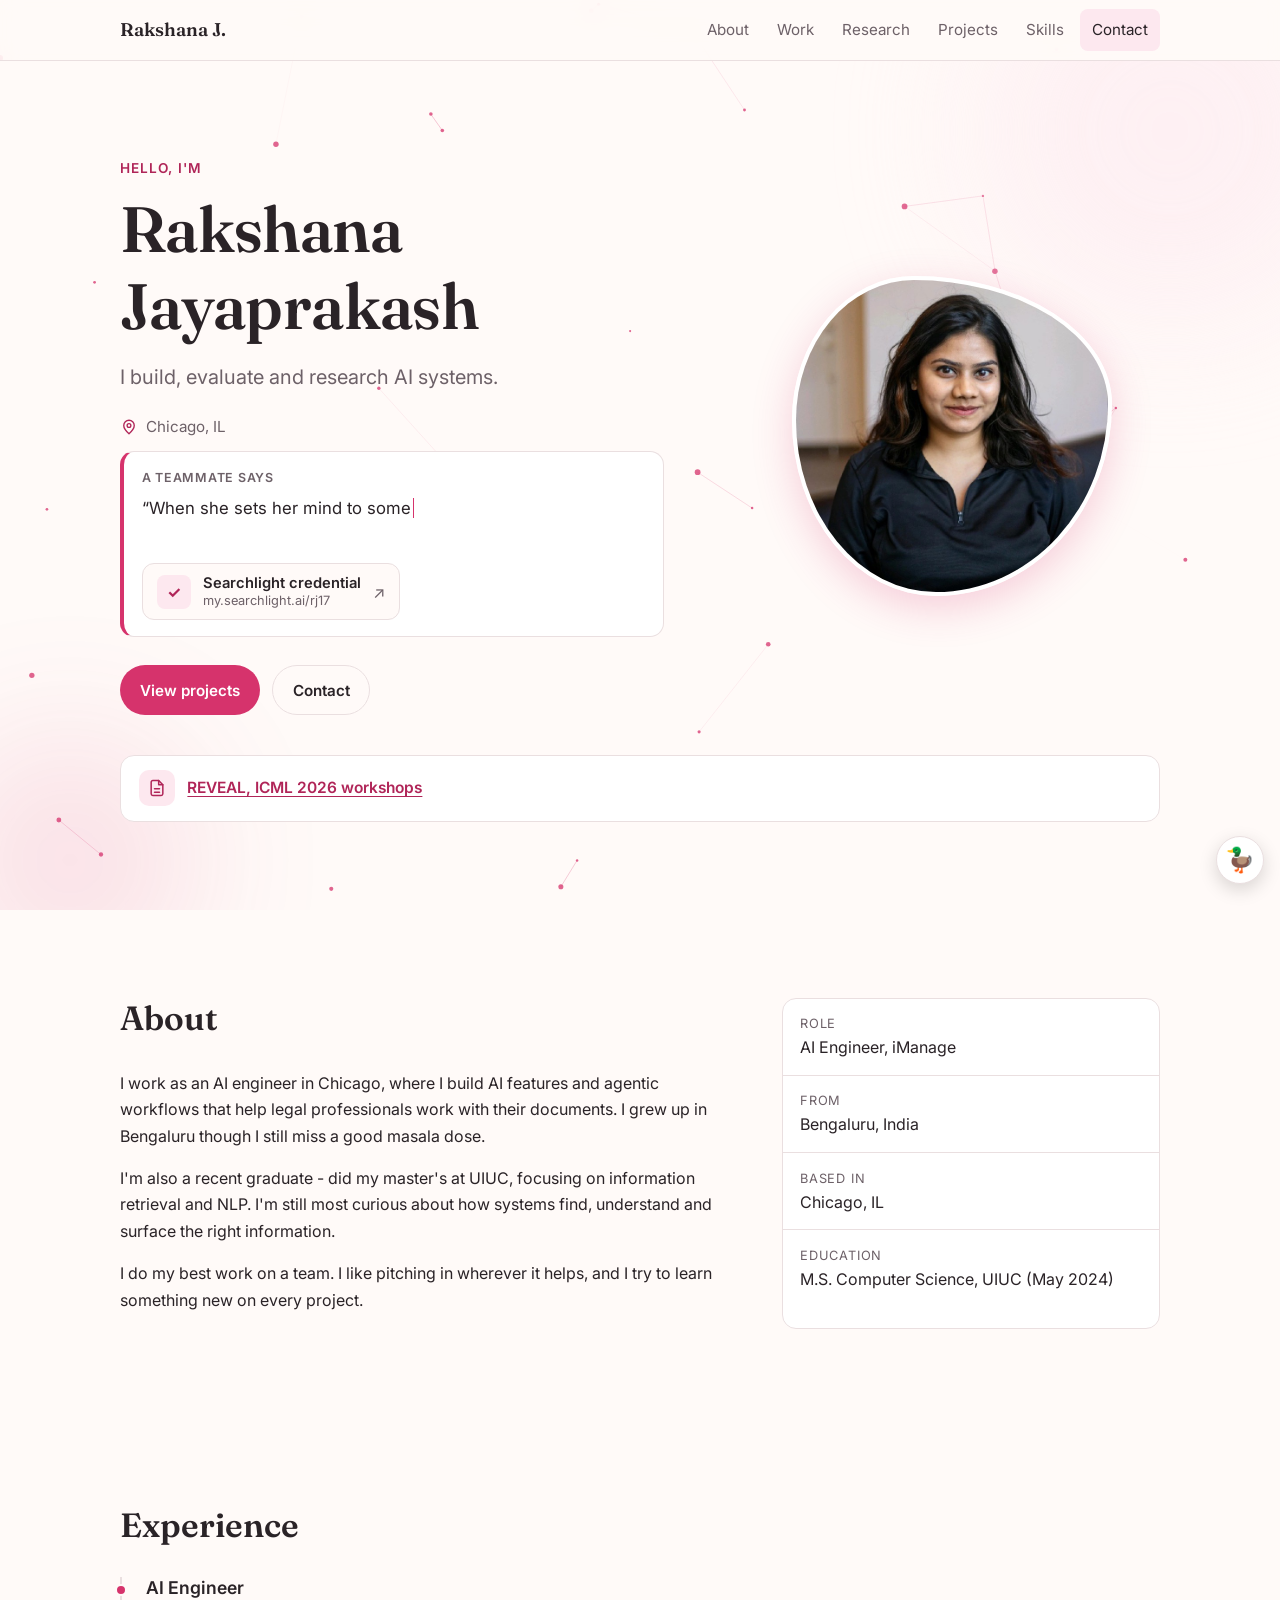
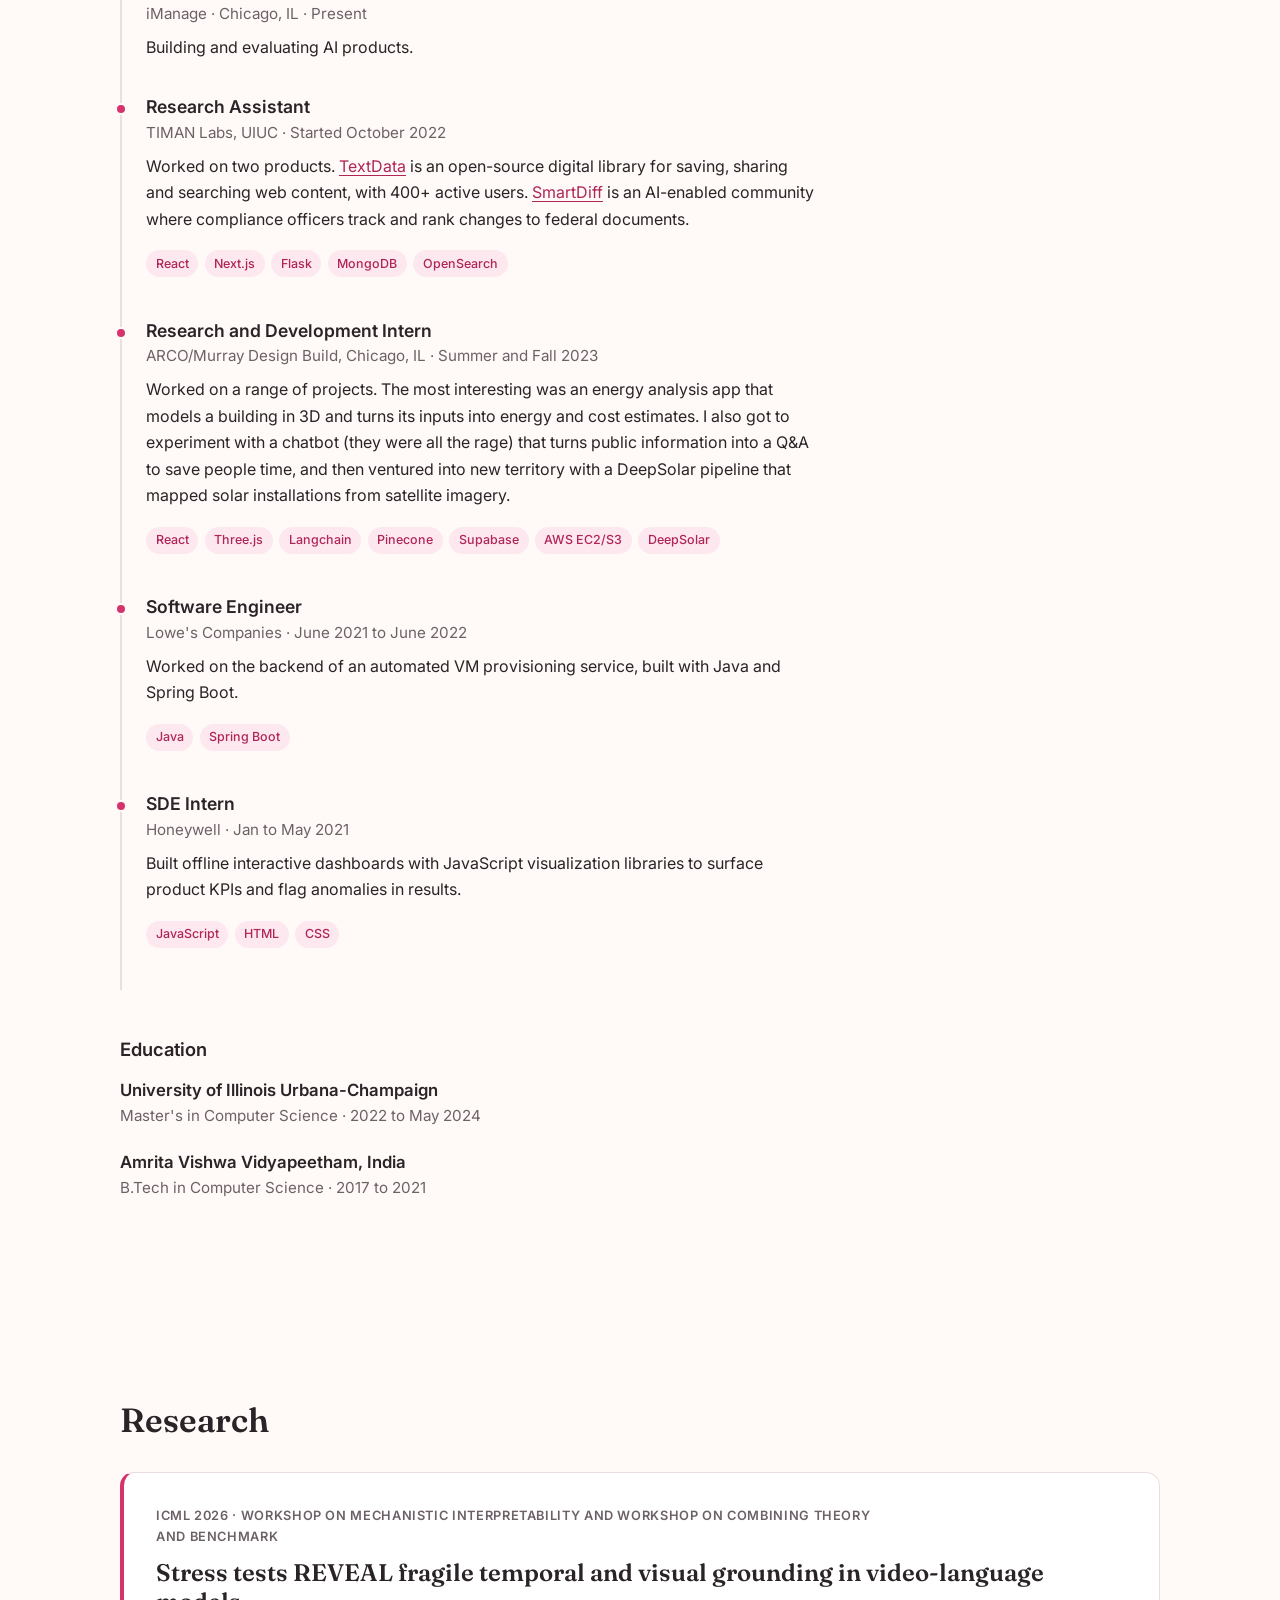
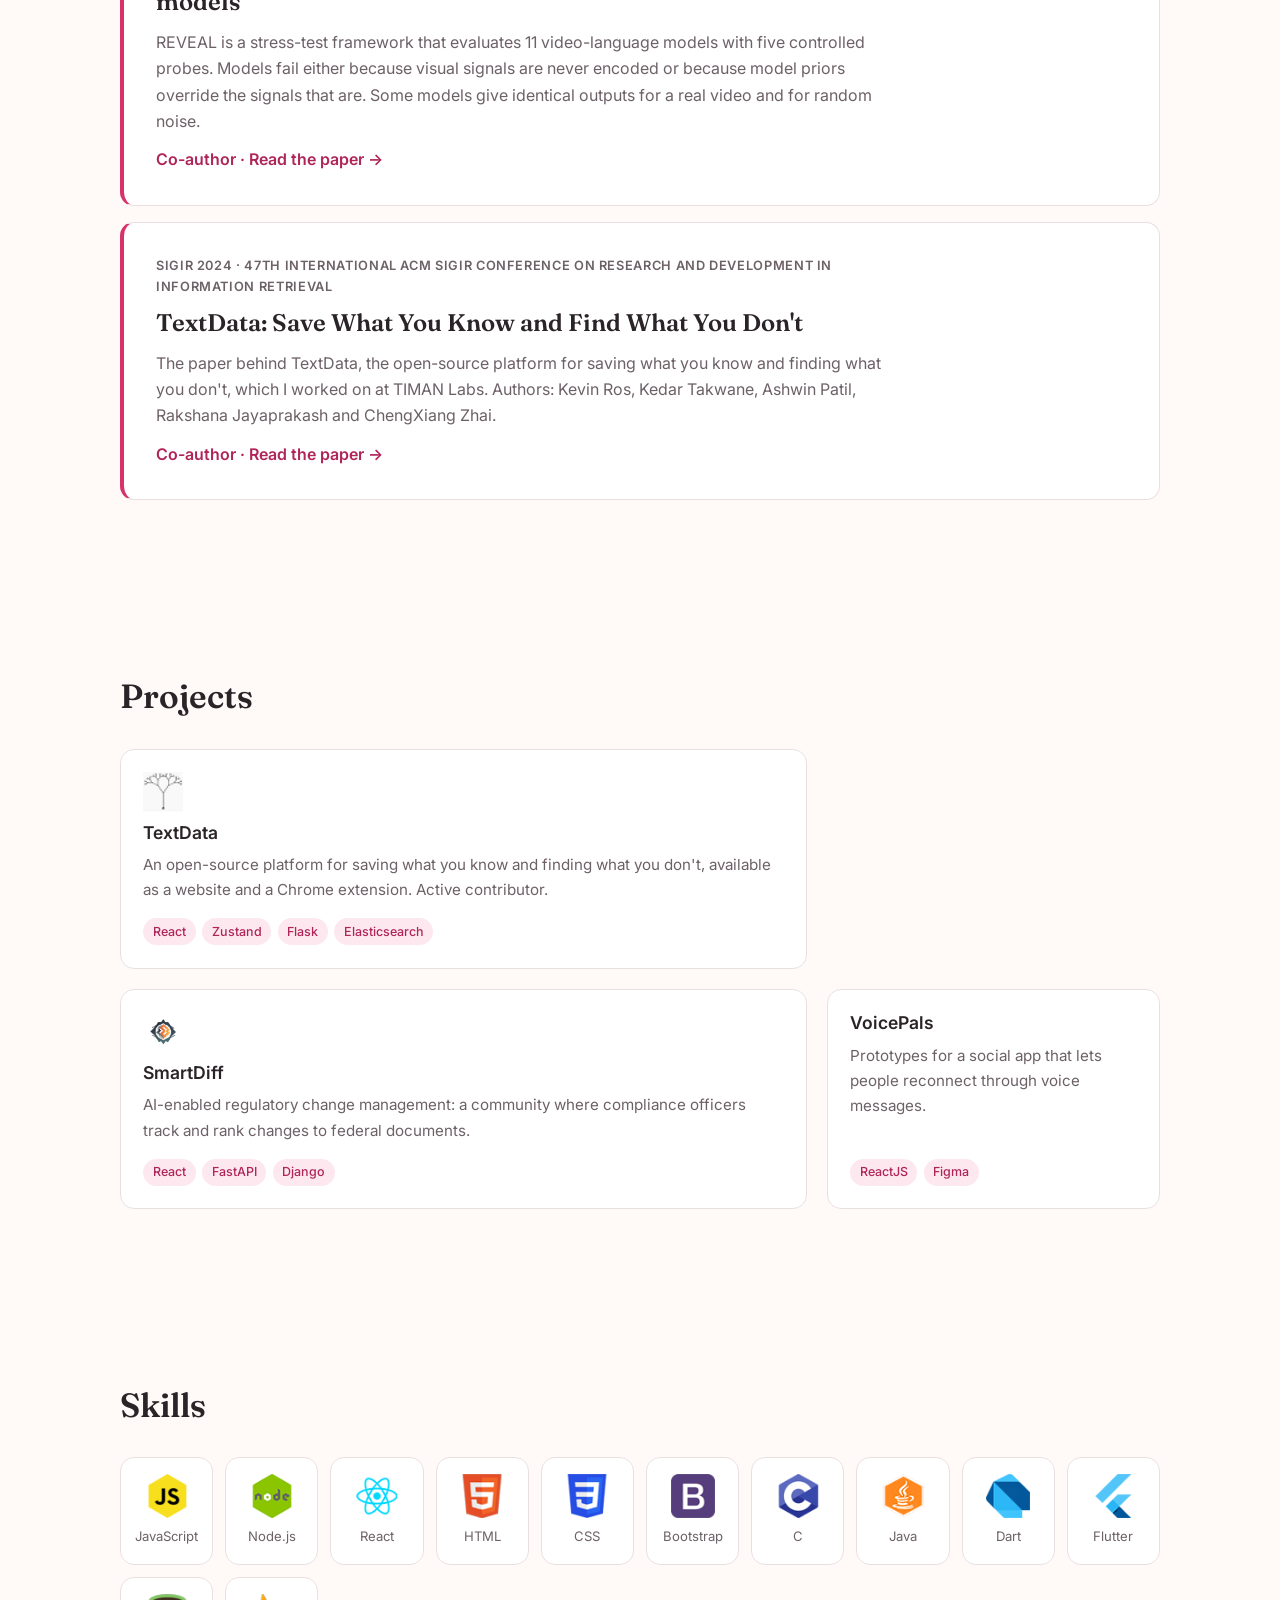
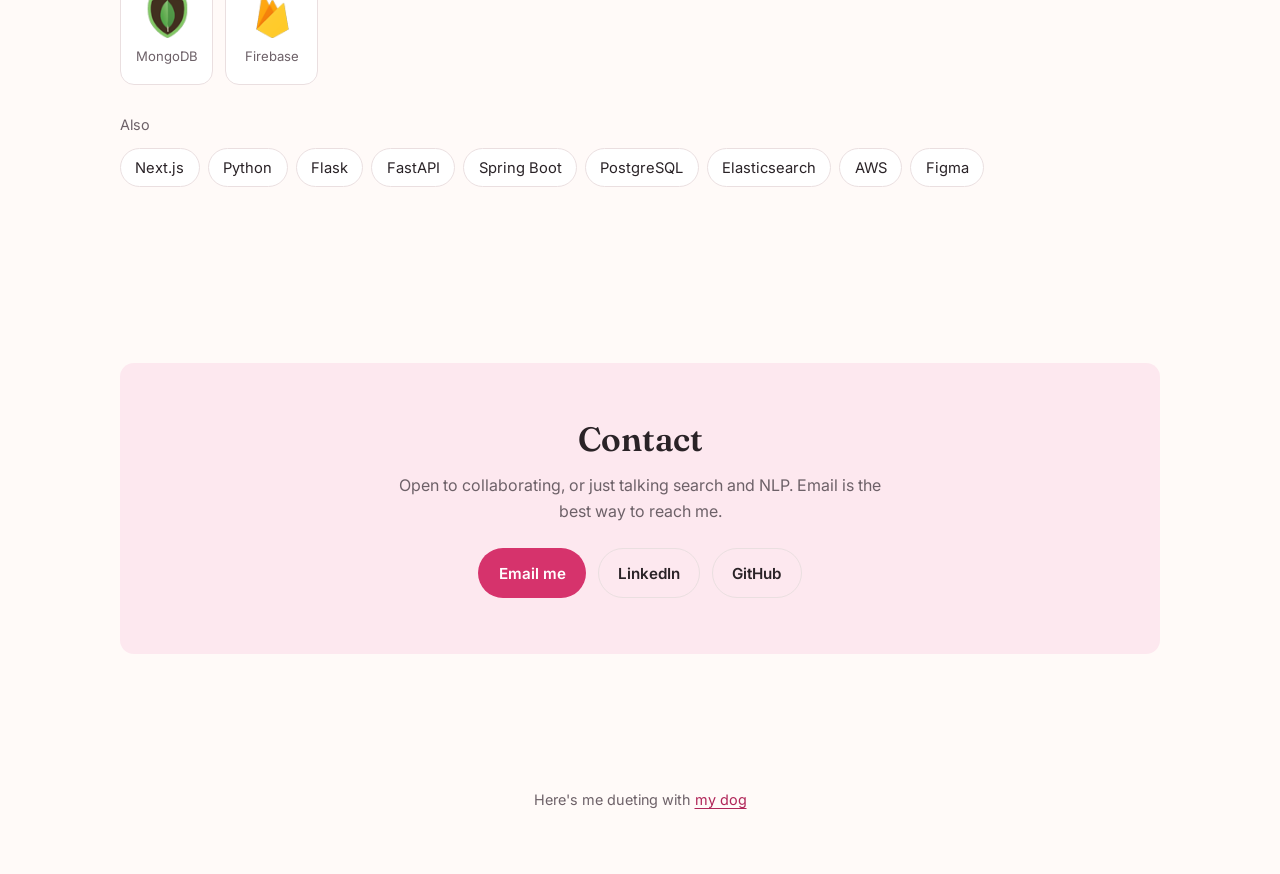
<file: index.html>
<!DOCTYPE html>
<html lang="en">
<head>
	<meta charset="utf-8">
	<meta name="viewport" content="width=device-width, initial-scale=1">
	<title>Rakshana Jayaprakash | AI Engineer</title>
	<meta name="description" content="Rakshana Jayaprakash is an AI engineer in Chicago who builds, evaluates and researches AI systems. Co-author of REVEAL, a video-language model stress-test paper at ICML 2026 workshops.">
	<meta property="og:title" content="Rakshana Jayaprakash | AI Engineer">
	<meta property="og:description" content="AI engineer in Chicago. Building, evaluating and researching AI systems.">
	<meta property="og:type" content="website">
	<meta property="og:url" content="https://rakshanaj17.github.io/">
	<meta name="theme-color" content="#d6336c">
	<link rel="icon" href="images/favicon.ico">
	<link rel="preconnect" href="https://fonts.googleapis.com">
	<link rel="preconnect" href="https://fonts.gstatic.com" crossorigin>
	<link href="https://fonts.googleapis.com/css2?family=Fraunces:opsz,wght@9..144,600&family=Inter:wght@400;500;600&display=swap" rel="stylesheet">
	<link rel="stylesheet" href="css/site.css?v=3">
	<script type="application/ld+json">
	{
	  "@context": "https://schema.org",
	  "@type": "Person",
	  "name": "Rakshana Jayaprakash",
	  "url": "https://rakshanaj17.github.io/",
	  "jobTitle": "AI Engineer",
	  "worksFor": { "@type": "Organization", "name": "iManage" },
	  "address": { "@type": "PostalAddress", "addressLocality": "Chicago", "addressRegion": "IL", "addressCountry": "US" },
	  "alumniOf": "University of Illinois Urbana-Champaign",
	  "sameAs": [
	    "https://github.com/rakshanaj17",
	    "https://www.linkedin.com/in/rakshanaj/"
	  ]
	}
	</script>
</head>
<body>
	<canvas id="stars" aria-hidden="true"></canvas>
	<header class="site-header">
		<div class="wrap">
			<a class="brand" href="#top">Rakshana J.</a>
			<button class="nav-toggle" aria-controls="nav" aria-expanded="false">Menu</button>
			<nav class="nav" id="nav" aria-label="Main">
				<a href="#about">About</a>
				<a href="#experience">Work</a>
				<a href="#research">Research</a>
				<a href="#projects">Projects</a>
				<a href="#skills">Skills</a>
				<a href="#contact">Contact</a>
			</nav>
		</div>
	</header>

	<main id="top">
		<section class="hero">
			<div class="wrap hero-grid">
				<div>
					<p class="eyebrow">Hello, I'm</p>
					<h1>Rakshana Jayaprakash</h1>
					<p class="lead">I build, evaluate and research AI systems.</p>
					<button class="location" type="button" title="Click for a Chicago fun fact"><svg viewBox="0 0 24 24" width="18" height="18" fill="none" stroke="currentColor" stroke-width="1.8" stroke-linecap="round" stroke-linejoin="round" aria-hidden="true"><path d="M12 21s-7-6.2-7-11a7 7 0 0 1 14 0c0 4.8-7 11-7 11z"/><circle cx="12" cy="10" r="2.5"/></svg>Chicago, IL</button>
					<figure class="says">
						<figcaption class="says-label">A teammate says</figcaption>
						<blockquote class="says-quote"><span class="txt-rotate" data-rotate='["“When she sets her mind to something, it gets done.”", "“Easy to work with, hard not to like.”", "“Good ideas, and really fun to work with.”", "“Always has time to help.”", "“Thinks beyond her own piece and keeps the end result in mind.”", "“Always follows through.”"]'>“When she sets her mind to something, it gets done.”</span></blockquote>
						<a class="preview" href="https://my.searchlight.ai/rj17" target="_blank" rel="noopener">
							<span class="preview-icon" aria-hidden="true">&#10003;</span>
							<span class="preview-text">
								<strong>Searchlight credential</strong>
								<span>my.searchlight.ai/rj17</span>
							</span>
							<span class="preview-arrow" aria-hidden="true">&nearr;</span>
						</a>
					</figure>
					<div class="hero-cta">
						<a class="btn btn-primary" href="#projects">View projects</a>
						<a class="btn btn-ghost" href="#contact">Contact</a>
					</div>
				</div>
				<button class="portrait" type="button" aria-label="Show another photo" title="Click for another photo">
					<img src="images/portraits/linkedin.jpg" alt="Portrait of Rakshana" width="320" height="320" fetchpriority="high">
				</button>
			</div>
			<div class="wrap">
				<ul class="now">
					<li><svg viewBox="0 0 24 24" width="20" height="20" fill="none" stroke="currentColor" stroke-width="1.8" stroke-linecap="round" stroke-linejoin="round" aria-hidden="true"><path d="M14 3H7a2 2 0 0 0-2 2v14a2 2 0 0 0 2 2h10a2 2 0 0 0 2-2V8l-5-5z"/><path d="M14 3v5h5M9 13h6M9 17h6"/></svg><span class="sr">Latest paper</span><strong><a href="#research">REVEAL, ICML 2026 workshops</a></strong></li>
				</ul>
			</div>
		</section>

		<section id="about">
			<div class="wrap about-grid reveal">
				<div>
	<h2 class="section-title">About</h2>
	<p>I work as an AI engineer in Chicago, where I build AI features and agentic workflows that help legal professionals work with their documents. I grew up in Bengaluru though I still miss a good masala dose.</p>
	<p>I'm also a recent graduate - did my master's at UIUC, focusing on information retrieval and NLP. I'm still most curious about how systems find, understand and surface the right information.</p>
	<p>I do my best work on a team. I like pitching in wherever it helps, and I try to learn something new on every project.</p>
</div>
				<ul class="facts">
					<li><span>Role</span><span>AI Engineer, iManage</span></li>
					<li><span>From</span><span>Bengaluru, India</span></li>
					<li><span>Based in</span><span>Chicago, IL</span></li>
					<li><span>Education</span><span>M.S. Computer Science, UIUC (May 2024)</span></li>
				</ul>
			</div>
		</section>

		<section id="experience">
			<div class="wrap reveal">
				<h2 class="section-title">Experience</h2>
				<ol class="timeline">
					<li>
						<h3>AI Engineer</h3>
						<p class="where">iManage &middot; Chicago, IL &middot; Present</p>
						<p>Building and evaluating AI products.</p>
					</li>
					<li>
						<h3>Research Assistant</h3>
						<p class="where">TIMAN Labs, UIUC &middot; Started October 2022</p>
						<p>Worked on two products. <a href="https://textdata.org/about" target="_blank" rel="noopener">TextData</a> is an open-source digital library for saving, sharing and searching web content, with 400+ active users. <a href="https://smartdiff.xyz" target="_blank" rel="noopener">SmartDiff</a> is an AI-enabled community where compliance officers track and rank changes to federal documents.</p>
						<ul class="tags"><li>React</li><li>Next.js</li><li>Flask</li><li>MongoDB</li><li>OpenSearch</li></ul>
					</li>
					<li>
						<h3>Research and Development Intern</h3>
						<p class="where">ARCO/Murray Design Build, Chicago, IL &middot; Summer and Fall 2023</p>
						<p>Worked on a range of projects. The most interesting was an energy analysis app that models a building in 3D and turns its inputs into energy and cost estimates. I also got to experiment with a chatbot (they were all the rage) that turns public information into a Q&amp;A to save people time, and then ventured into new territory with a DeepSolar pipeline that mapped solar installations from satellite imagery.</p>
						<ul class="tags"><li>React</li><li>Three.js</li><li>Langchain</li><li>Pinecone</li><li>Supabase</li><li>AWS EC2/S3</li><li>DeepSolar</li></ul>
					</li>
					<li>
						<h3>Software Engineer</h3>
						<p class="where">Lowe's Companies &middot; June 2021 to June 2022</p>
						<p>Worked on the backend of an automated VM provisioning service, built with Java and Spring Boot.</p>
						<ul class="tags"><li>Java</li><li>Spring Boot</li></ul>
					</li>
					<li>
						<h3>SDE Intern</h3>
						<p class="where">Honeywell &middot; Jan to May 2021</p>
						<p>Built offline interactive dashboards with JavaScript visualization libraries to surface product KPIs and flag anomalies in results.</p>
						<ul class="tags"><li>JavaScript</li><li>HTML</li><li>CSS</li></ul>
					</li>
				</ol>

				<div class="two-col">
					<div>
						<h3 class="subhead">Education</h3>
						<div class="entry">
							<h3>University of Illinois Urbana-Champaign</h3>
							<p>Master's in Computer Science &middot; 2022 to May 2024</p>
						</div>
						<div class="entry">
							<h3>Amrita Vishwa Vidyapeetham, India</h3>
							<p>B.Tech in Computer Science &middot; 2017 to 2021</p>
						</div>
					</div>
				</div>
			</div>
		</section>

		<section id="research">
			<div class="wrap reveal">
				<h2 class="section-title">Research</h2>
				<a class="paper" href="https://www.amazon.science/publications/stress-tests-reveal-fragile-temporal-and-visual-grounding-in-video-language-models" target="_blank" rel="noopener">
					<p class="paper-venue">ICML 2026 &middot; Workshop on Mechanistic Interpretability and Workshop on Combining Theory and Benchmark</p>
					<h3>Stress tests REVEAL fragile temporal and visual grounding in video-language models</h3>
					<p>REVEAL is a stress-test framework that evaluates 11 video-language models with five controlled probes. Models fail either because visual signals are never encoded or because model priors override the signals that are. Some models give identical outputs for a real video and for random noise.</p>
					<p class="paper-cta">Co-author &middot; Read the paper &rarr;</p>
				</a>
				<a class="paper" href="https://dl.acm.org/doi/abs/10.1145/3626772.3657681" target="_blank" rel="noopener">
					<p class="paper-venue">SIGIR 2024 &middot; 47th International ACM SIGIR Conference on Research and Development in Information Retrieval</p>
					<h3>TextData: Save What You Know and Find What You Don't</h3>
					<p>The paper behind TextData, the open-source platform for saving what you know and finding what you don't, which I worked on at TIMAN Labs. Authors: Kevin Ros, Kedar Takwane, Ashwin Patil, Rakshana Jayaprakash and ChengXiang Zhai.</p>
					<p class="paper-cta">Co-author &middot; Read the paper &rarr;</p>
				</a>
			</div>
		</section>

		<section id="projects">
			<div class="wrap reveal">
				<h2 class="section-title">Projects</h2>
				<div class="cards">
					<a class="card featured" href="https://github.com/rakshanaj17/cdl-platform" target="_blank" rel="noopener">
						<img class="logo" src="images/tree32.png" alt="" width="40" height="40">
						<h3>TextData</h3>
						<p>An open-source platform for saving what you know and finding what you don't, available as a website and a Chrome extension. Active contributor.</p>
						<ul class="tags"><li>React</li><li>Zustand</li><li>Flask</li><li>Elasticsearch</li></ul>
					</a>
					<a class="card featured" href="https://smartdiff.xyz" target="_blank" rel="noopener">
						<img class="logo" src="images/smartdiff_logo_vector.png" alt="" width="40" height="40">
						<h3>SmartDiff</h3>
						<p>AI-enabled regulatory change management: a community where compliance officers track and rank changes to federal documents.</p>
						<ul class="tags"><li>React</li><li>FastAPI</li><li>Django</li></ul>
					</a>
					<a class="card" href="https://github.com/rakshanaj17/VoicePals" target="_blank" rel="noopener">
						<h3>VoicePals</h3>
						<p>Prototypes for a social app that lets people reconnect through voice messages.</p>
						<ul class="tags"><li>ReactJS</li><li>Figma</li></ul>
					</a>
				</div>
			</div>
		</section>

		<section id="skills">
			<div class="wrap reveal">
				<h2 class="section-title">Skills</h2>
				<ul class="icons">
					<li><img src="images/skills/javascript.png" alt="" loading="lazy"><span>JavaScript</span></li>
					<li><img src="images/skills/node.png" alt="" loading="lazy"><span>Node.js</span></li>
					<li><img src="images/skills/react.png" alt="" loading="lazy"><span>React</span></li>
					<li><img src="images/skills/html.png" alt="" loading="lazy"><span>HTML</span></li>
					<li><img src="images/skills/css.png" alt="" loading="lazy"><span>CSS</span></li>
					<li><img src="images/skills/bootstrap.png" alt="" loading="lazy"><span>Bootstrap</span></li>
					<li><img src="images/skills/c.png" alt="" loading="lazy"><span>C</span></li>
					<li><img src="images/skills/java.png" alt="" loading="lazy"><span>Java</span></li>
					<li><img src="images/skills/dart.png" alt="" loading="lazy"><span>Dart</span></li>
					<li><img src="images/skills/flutter.png" alt="" loading="lazy"><span>Flutter</span></li>
					<li><img src="images/skills/mongo.png" alt="" loading="lazy"><span>MongoDB</span></li>
					<li><img src="images/skills/firebase.png" alt="" loading="lazy"><span>Firebase</span></li>
				</ul>
				<p class="muted also">Also</p>
				<ul class="chips">
					<li>Next.js</li><li>Python</li><li>Flask</li><li>FastAPI</li><li>Spring Boot</li>
					<li>PostgreSQL</li><li>Elasticsearch</li><li>AWS</li><li>Figma</li>
				</ul>
			</div>
		</section>

		<section id="contact">
			<div class="wrap">
				<div class="contact reveal">
					<h2>Contact</h2>
					<p>Open to collaborating, or just talking search and NLP. Email is the best way to reach me.</p>
					<div class="socials">
						<a class="btn btn-primary" href="#contact" data-mail>Email me</a>
						<a class="btn btn-ghost" href="https://www.linkedin.com/in/rakshanaj/" target="_blank" rel="noopener">LinkedIn</a>
						<a class="btn btn-ghost" href="https://github.com/rakshanaj17" target="_blank" rel="noopener">GitHub</a>
					</div>
				</div>
			</div>
		</section>
	</main>

	<footer class="site-footer">
		<div class="wrap">
			<p>Here's me dueting with <a href="https://share.snapchat.com/m/zRmUSVAU?share_id=h2yLVqUlJGc&amp;locale=en-US" target="_blank" rel="noopener">my dog</a></p>
		</div>
	</footer>

	<div class="term" role="dialog" aria-modal="true" aria-label="Terminal" hidden>
		<div class="term-window">
			<div class="term-bar"><span>rakshana@portfolio: ~</span><button class="term-close" type="button" aria-label="Close terminal">&times;</button></div>
			<pre class="term-body"></pre>
		</div>
	</div>

	<button class="duck" type="button" aria-label="Rubber duck debugging helper">🦆</button>
	<div class="toast" role="status" aria-live="polite"></div>

	<script data-goatcounter="https://rakshanaj.goatcounter.com/count" async src="//gc.zgo.at/count.js"></script>
	<script src="js/site.js?v=8"></script>
</body>
</html>
</file>
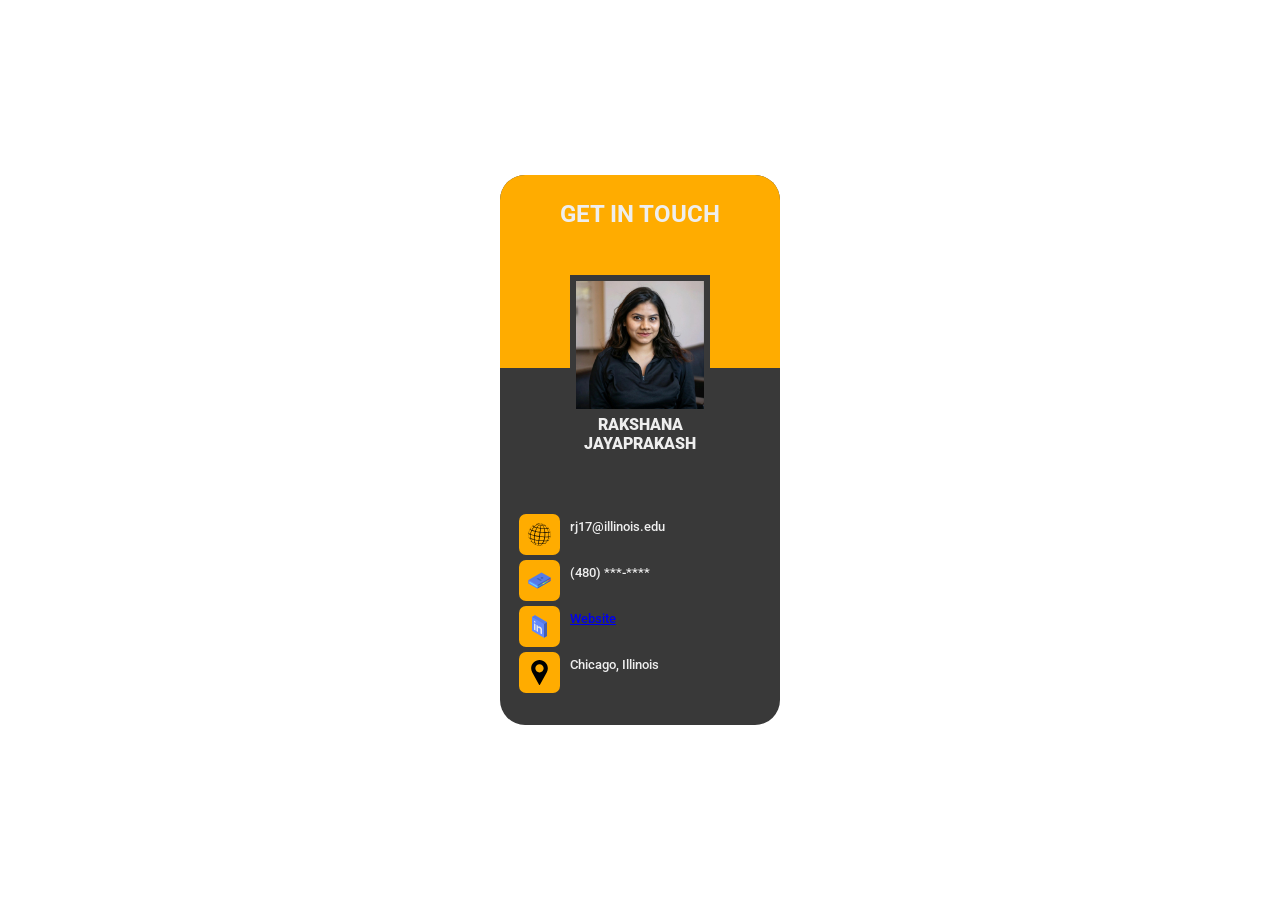
<file: qr.html>
<!DOCTYPE html>
<html lang="en">

<head>
    <meta charset="UTF-8">
    <meta name="viewport" content="width=device-width, initial-scale=1.0">
    <title>Rakshana Jayaprakash</title>

    <link rel="stylesheet" href="css/qr.css">
</head>

<body>

    <div class="business2">

        <div class="front">
            <div class="red">

                <div class="head">
                    <div>
                        <h2>get in touch</h2>
                        <p></p>
                    </div>
                </div>
            </div>
            <div class="avatar">
                <div class="img">
                    <img src="images/linkedinMe.png" alt="">
                </div>
                <p>Rakshana Jayaprakash</p>
            </div>
            <div class="infos">
                <div>
                    <svg xmlns="http://www.w3.org/2000/svg" viewBox="0 0 50 50">
                        <g id="Layer_7" data-name="Layer 7">
                            <path style="fill: #000;;"
                                d="M47,27.57h0a21.55,21.55,0,0,0-.43-7.29.71.71,0,0,0,0-.41l-.27-1.06-.13,0a22.07,22.07,0,0,0-3-6.15.7.7,0,0,0-.15-.63l-.54-.73-.1-.13-.06.05.05-.06-.13.1h0a.63.63,0,0,1,.16.36,22.51,22.51,0,0,0-5.18-4.8c0-.25-.17-.52-.64-.81L36.45,6l-.3-.18-.07,0-.35-.2-.08,0-.35-.19a17.5,17.5,0,0,0-6.69-1.95h0l-.5,0h-.05v0L28,3.41h0v0h0v0l0,0v0l-.52-.1h0a18.63,18.63,0,0,0-3.4-.32,18.29,18.29,0,0,0-4.49.56l-.43.11-.28.09c-.55.19-.66.44-.63.63a22.66,22.66,0,0,0-6.33,3.27.52.52,0,0,1,.28-.48L12.12,7h0l0,.06-.1-.12-.14.1-.72.55a.67.67,0,0,0-.3.72,22.35,22.35,0,0,0-4.67,5.28.59.59,0,0,1,.07-.29l0,0-.13-.08-.56.94a.75.75,0,0,0-.06.59,21.69,21.69,0,0,0-2.38,6.71h-.1L3,21.86,3,22.55a.59.59,0,0,0,0,.33,21.42,21.42,0,0,0,.47,7.36h0l0,.18c0,.13.07.27.1.39s.07.27.11.4l0,.11c.07.24.15.49.23.73s.23.59.35.9l.15-.06c-.12-.33-.24-.67-.35-1A6.69,6.69,0,0,0,5.9,33c.29.14.61.29,1,.43a19.65,19.65,0,0,0,2.43,5.77L8.73,39a4.46,4.46,0,0,1-1.47-1l0-.05L7.1,38l.67.87a4.3,4.3,0,0,0,1.45,1c.22.11.47.22.74.33a16.07,16.07,0,0,0,3.73,3.68l0,.1,1,.57.12.06.41.19c.4.21.81.41,1.23.58l.28.12.41.16h0l0-.07v-.08l-.41-.17-.12-.05c.45.13.94.26,1.46.38a5,5,0,0,0,1.8.84l.28.07,0-.08v-.08A3.64,3.64,0,0,1,19,45.87c.92.2,1.92.38,2.91.52-.05.49-.05.49,0,.51l.26,0c.12,0,.23-.14.36-.45,1,.13,2,.23,3,.28a4.78,4.78,0,0,1-1.29.18H24v.16l.45,0h.07a6.15,6.15,0,0,0,1.9-.31l.83,0,.79,0v.1l.55-.08.71-.13.24,0,1.14-.27v0a16.55,16.55,0,0,0,5.18-2.66,4.6,4.6,0,0,0,1.89-.59l.88-.65-.1-.13,0,0a4.29,4.29,0,0,1-1.63.55A19.58,19.58,0,0,0,40.88,38a4.78,4.78,0,0,0,2.72-1h0l.35-.56c.07-.11.13-.23.22-.37l0-.08-.07,0-.07,0,.08,0,.07,0-.14-.07L44,36a4.5,4.5,0,0,1-2.58,1,22.92,22.92,0,0,0,2.23-6.72,5.93,5.93,0,0,0,2.8-1A21.14,21.14,0,0,1,44.58,35l.15.07c.15-.3.29-.59.43-.85l.61-1.47a20.78,20.78,0,0,0,1-3.86.74.74,0,0,0,0-.14L47,28l.06-.44h0ZM12.12,7h0l0-.06Zm25,.09A22.56,22.56,0,0,1,42.28,12a3.56,3.56,0,0,1-2,.7A22.64,22.64,0,0,0,36,7.52,2.22,2.22,0,0,0,37.11,7.09ZM26.63,12.17c-2.08-.29-4.16-.67-6-1.08a24.15,24.15,0,0,1,3.06-4.55c1.15.26,2.43.49,3.71.67C27.15,8.6,26.9,10.28,26.63,12.17Zm1,1.18c2.29.3,4.5.5,6.61.6a39.57,39.57,0,0,1,.93,6.67c-2.59-.12-5.36-.37-8.24-.74C27.2,17.57,27.44,15.37,27.63,13.35Zm-10,4.9a44.29,44.29,0,0,1,2.51-6.2c2,.44,4.19.83,6.39,1.15-.29,2-.6,4.17-.94,6.49C22.81,19.29,20.06,18.8,17.58,18.25Zm7.79,2.63c-.33,2.36-.68,4.83-1,7.33-3-.43-6-1-8.72-1.57a52.4,52.4,0,0,1,1.6-7.23C19.76,20,22.57,20.48,25.37,20.88Zm-5.77-10a39.56,39.56,0,0,1-4.7-1.37,21.93,21.93,0,0,1,5.22-3.94A23.16,23.16,0,0,0,23,6.38,24.54,24.54,0,0,0,19.6,10.86Zm-.54,1A39.89,39.89,0,0,0,16.35,18a51.33,51.33,0,0,1-6.21-1.82,27,27,0,0,1,3.95-5.8A41.71,41.71,0,0,0,19.06,11.81ZM16,19.12a48,48,0,0,0-1.68,7.21,55.59,55.59,0,0,1-6.8-2,27.54,27.54,0,0,1,2.13-7.08A53.15,53.15,0,0,0,16,19.12Zm-.52,8.79c2.71.6,5.72,1.14,8.72,1.56-.35,2.47-.66,4.75-.95,6.8-2.79-.4-5.59-.91-8.12-1.46A44.68,44.68,0,0,1,15.44,27.91Zm9,9.59c2.86.37,5.62.62,8.2.74a21.87,21.87,0,0,1-2.58,4.88c-2.06-.1-4.26-.29-6.54-.59C23.82,41.12,24.13,39.43,24.45,37.5Zm.18-1c.34-2.08.69-4.36,1-6.78,3.15.41,6.18.68,9,.82A38.63,38.63,0,0,1,33,37.22C30.38,37.1,27.56,36.84,24.63,36.46Zm1.21-8c.34-2.46.66-4.93.95-7.34,2.95.38,5.78.64,8.44.77a46.87,46.87,0,0,1-.37,7.39C32,29.1,29,28.82,25.84,28.41ZM35,12.93a22.83,22.83,0,0,0-2.34-5.24h.8a18.54,18.54,0,0,0,2-.1,22,22,0,0,1,4.19,5.21A28.53,28.53,0,0,1,36.5,13ZM36.84,14a30,30,0,0,0,3.39-.17,26.22,26.22,0,0,1,2.38,6.65,38.68,38.68,0,0,1-4.19.2l-2,0A36,36,0,0,0,35.32,14ZM35.58,5.64l.1.06c.3.18.47.35.49.49a22.53,22.53,0,0,0-5.9-2.43A18.78,18.78,0,0,1,35.58,5.64Zm.49.78a2.23,2.23,0,0,1-1,.34,18.75,18.75,0,0,0-5.37-2.95A22.18,22.18,0,0,1,36.07,6.42ZM29,3.76a17.51,17.51,0,0,1,5.58,3.07c-.46,0-1,.07-1.61.07l-.82,0a11.07,11.07,0,0,0-3.21-3.11Zm-.83,0,.39,0a9.6,9.6,0,0,1,2.92,3.09c-1-.06-2.16-.16-3.32-.31A23.7,23.7,0,0,0,28.15,3.74Zm0,3.57c1.33.17,2.62.29,3.84.35a23.87,23.87,0,0,1,2,5.23c-2-.09-4.08-.28-6.25-.57C27.9,10.4,28,8.71,28.1,7.31Zm-.6-3.67.39.07c-.09.58-.24,1.52-.42,2.75-1.1-.16-2.21-.36-3.21-.58A8.79,8.79,0,0,1,27.5,3.64Zm-.35-.1a10.15,10.15,0,0,0-3.53,2.2A24.13,24.13,0,0,1,21.16,5,16.41,16.41,0,0,1,27,3.51Zm-6.5,1.29-.39-.18a2.55,2.55,0,0,1-.74-.48,22.22,22.22,0,0,1,6-.83c.32,0,.65,0,1,0A17.56,17.56,0,0,0,20.65,4.83Zm-1.23-1c0-.07.15-.18.46-.29a19.11,19.11,0,0,1,4.2-.47c.56,0,1.12,0,1.69.07h-.52a22.23,22.23,0,0,0-5.85.78A.29.29,0,0,1,19.42,3.84Zm-1.08.7a2.71,2.71,0,0,0,.93.64l.32.15a22.69,22.69,0,0,0-5.4,3.88c-.25-.11-.49-.21-.71-.32a4.1,4.1,0,0,1-1.44-1A22.47,22.47,0,0,1,18.34,4.54Zm-7.25,4.1a4.3,4.3,0,0,0,1.57,1.1c.21.11.45.21.7.32a26.27,26.27,0,0,0-4.09,5.75l-.93-.42A5.27,5.27,0,0,1,6.42,14,22.86,22.86,0,0,1,11.09,8.64ZM5.73,31.9a5.27,5.27,0,0,1-2-1.39,21.22,21.22,0,0,1-.5-7.15,6.6,6.6,0,0,0,2.07,1.41l1,.47a23.73,23.73,0,0,0,.24,7.06ZM6.55,24c-.36-.15-.69-.31-1-.46A5.52,5.52,0,0,1,3.44,22,21.69,21.69,0,0,1,5.8,15.11a5.76,5.76,0,0,0,2,1.37l1,.43A26.27,26.27,0,0,0,6.55,24Zm.76,1.64a55.59,55.59,0,0,0,6.8,2,39,39,0,0,0-.28,6.92,52.28,52.28,0,0,1-6.31-1.86A24.34,24.34,0,0,1,7.31,25.61Zm.45,8.2a53.4,53.4,0,0,0,6.15,1.8A22.74,22.74,0,0,0,15,41a40.1,40.1,0,0,1-4.88-1.44A18.92,18.92,0,0,1,7.76,33.81Zm7.08,10.54a14.63,14.63,0,0,1-4.07-3.83,41.09,41.09,0,0,0,4.56,1.32,9.66,9.66,0,0,0,2.13,3.3A23,23,0,0,1,14.84,44.35ZM21.91,46c-1.25-.18-2.51-.4-3.64-.65a8.63,8.63,0,0,1-1.94-3.26c1.85.41,3.91.77,6,1.07C22.11,44.39,22,45.36,21.91,46Zm.47-3.61c-2.18-.31-4.36-.7-6.33-1.14a23.55,23.55,0,0,1-.9-5.34c2.46.54,5.2,1,7.92,1.42C22.8,39.26,22.57,41,22.38,42.37Zm4,4.05c-1.18-.06-2.45-.17-3.76-.34a26.78,26.78,0,0,0,.72-2.8c2.13.28,4.19.47,6.15.56A9.17,9.17,0,0,1,26.41,46.42Zm3.44-.06a18.28,18.28,0,0,1-2,.1h-.57a10.42,10.42,0,0,0,3.27-2.56l1.5,0a28.51,28.51,0,0,0,3-.13A15.78,15.78,0,0,1,29.85,46.36ZM36,43a29.42,29.42,0,0,1-3.36.16c-.46,0-.94,0-1.45,0A21.19,21.19,0,0,0,34,38.3l2,0a37.25,37.25,0,0,0,4.11-.2A19.25,19.25,0,0,1,36,43Zm4.6-5.93a37.68,37.68,0,0,1-4.29.21l-1.94,0a35.12,35.12,0,0,0,1.73-6.72c.74,0,1.46,0,2.13,0a40,40,0,0,0,4.58-.23A23.15,23.15,0,0,1,40.59,37.09Zm2.4-8a40.42,40.42,0,0,1-4.61.23l-2.11,0a41.66,41.66,0,0,0,.28-7.4l2,0a37.87,37.87,0,0,0,4.3-.21A26.46,26.46,0,0,1,43,29.09ZM40.93,13.75A4.06,4.06,0,0,0,43,13a22.51,22.51,0,0,1,3,6.43,4.68,4.68,0,0,1-2.6,1A25.36,25.36,0,0,0,40.93,13.75ZM46.7,27.9A5.08,5.08,0,0,1,43.87,29a25.73,25.73,0,0,0-.2-7.38,5.34,5.34,0,0,0,2.66-.95A21.61,21.61,0,0,1,46.7,27.9Z" />
                        </g>
                    </svg>
                    <div>
                        <p>
                            rj17@illinois.edu
                        </p>
                    </div>
                </div>
                <div>
                    <svg xmlns="http://www.w3.org/2000/svg" x="0px" y="0px" width="100" height="100"
                        viewBox="0 0 50 50">
                        <polygon fill="#577be6" points="21,41.166 3,30.776 3,23.853 29,8.834 47,19.224 47,26.155">
                        </polygon>
                        <polygon fill="#4460b3" points="21,41.167 21,34.24 47,19.224 47,26.155"></polygon>
                        <polygon fill="#6189ff" points="21,41.167 3,30.775 3,23.848 21,34.24"></polygon>
                        <polygon fill="#4460b3" points="30,24.424 22,19.805 19,21.537 27,26.156"></polygon>
                        <polygon fill="#4460b3"
                            points="32.002,18.65 30.001,18.171 28.001,18.65 27.172,19.804 28.001,20.959 30.001,21.438 32.002,20.959 32.83,19.804">
                        </polygon>
                        <polygon fill="#479db3" points="21,36.55 21,38.858 31,33.084 31,30.775"></polygon>
                        <polygon fill="#e64e4e" points="47,23.847 43,26.156 43,23.847 47,21.537"></polygon>
                        <polygon fill="#e6903a" points="43,26.156 39,28.466 39,26.156 43,23.847"></polygon>
                        <polygon fill="#57e66e" points="39,28.466 35,30.775 35,28.466 39,26.156"></polygon>
                        <polygon fill="#e6e04e" points="35,30.775 31,33.084 31,30.775 35,28.466"></polygon>
                        <polygon fill="#66e1ff" points="5,27.312 5,29.62 21,38.858 21,36.55"></polygon>
                    </svg>
                    <div>

                        <p>(480) ***-****</p>
                    </div>
                </div>
                <div>
                    <svg xmlns="http://www.w3.org/2000/svg" x="0px" y="0px" width="100" height="100"
                        viewBox="0 0 50 50">
                        <polygon fill="#6189ff"
                            points="16,2.483 10.002,5.946 10,5.945 10,33.66 34.001,47.516 40.001,44.052 40,16.34">
                        </polygon>
                        <polygon fill="#577be6" points="40,16.34 16,2.483 10,5.947 34,19.804"></polygon>
                        <polygon fill="#4460b3" points="34,19.804 34.001,47.516 40.001,44.052 40,16.34"></polygon>
                        <polygon fill="#e6e6e6"
                            points="15,13.453 14,14.03 14,15.185 15,16.917 16,17.494 17,16.917 17,15.762 16,14.03">
                        </polygon>
                        <polygon fill="#e6e6e6" points="14,18.649 14,31.351 17,33.083 17,20.381"></polygon>
                        <polygon fill="#e6e6e6"
                            points="28,26.732 24,24.423 22,25.577 22,23.268 19,21.536 19,34.238 22,35.97 22,27.887 23,27.309 26,29.041 27,30.773 27,38.856 30,40.588 30,30.196">
                        </polygon>
                    </svg>
                    <div>
                        <p>
                            <a href="https://rakshanaj17.github.io/">
                                Website
                            </a>
                        </p>
                    </div>
                </div>
                <div>
                    <svg version="1.1" id="Layer_1" xmlns="http://www.w3.org/2000/svg"
                        xmlns:xlink="http://www.w3.org/1999/xlink" x="0px" y="0px" viewBox="0 0 512 512"
                        style="enable-background:new 0 0 512 512;" xml:space="preserve">
                        <path d="M256,0C161.896,0,85.333,76.563,85.333,170.667c0,28.25,7.063,56.26,20.49,81.104L246.667,506.5
                                c1.875,3.396,5.448,5.5,9.333,5.5s7.458-2.104,9.333-5.5l140.896-254.813c13.375-24.76,20.438-52.771,20.438-81.021
                                C426.667,76.563,350.104,0,256,0z M256,256c-47.052,0-85.333-38.281-85.333-85.333c0-47.052,38.281-85.333,85.333-85.333
                                s85.333,38.281,85.333,85.333C341.333,217.719,303.052,256,256,256z" />
                    </svg>
                    <div>
                        <p>Chicago, Illinois</p>
                    </div>
                </div>
            </div>

        </div>

        <!-- back -->
        <!-- <div class="back">
            <div class="top">
                <div>
                    <img src="https://raw.githubusercontent.com/MohcineDev/Business-Card/cf4dc2abb23ae9e4ffcb786b7b69bd550cfc3d0a/imgs/x.svg"
                        alt="">
                    <h2>Business Pro</h2>
                    <p>tagline goes here</p>
                </div>
            </div>
            <div class="webicon">
                <div>
                    <svg xmlns="http://www.w3.org/2000/svg" viewBox="0 0 50 50">
                        <g id="Layer_7" data-name="Layer 7">
                            <path style=" fill: #000;"
                                d="M47,27.57h0a21.55,21.55,0,0,0-.43-7.29.71.71,0,0,0,0-.41l-.27-1.06-.13,0a22.07,22.07,0,0,0-3-6.15.7.7,0,0,0-.15-.63l-.54-.73-.1-.13-.06.05.05-.06-.13.1h0a.63.63,0,0,1,.16.36,22.51,22.51,0,0,0-5.18-4.8c0-.25-.17-.52-.64-.81L36.45,6l-.3-.18-.07,0-.35-.2-.08,0-.35-.19a17.5,17.5,0,0,0-6.69-1.95h0l-.5,0h-.05v0L28,3.41h0v0h0v0l0,0v0l-.52-.1h0a18.63,18.63,0,0,0-3.4-.32,18.29,18.29,0,0,0-4.49.56l-.43.11-.28.09c-.55.19-.66.44-.63.63a22.66,22.66,0,0,0-6.33,3.27.52.52,0,0,1,.28-.48L12.12,7h0l0,.06-.1-.12-.14.1-.72.55a.67.67,0,0,0-.3.72,22.35,22.35,0,0,0-4.67,5.28.59.59,0,0,1,.07-.29l0,0-.13-.08-.56.94a.75.75,0,0,0-.06.59,21.69,21.69,0,0,0-2.38,6.71h-.1L3,21.86,3,22.55a.59.59,0,0,0,0,.33,21.42,21.42,0,0,0,.47,7.36h0l0,.18c0,.13.07.27.1.39s.07.27.11.4l0,.11c.07.24.15.49.23.73s.23.59.35.9l.15-.06c-.12-.33-.24-.67-.35-1A6.69,6.69,0,0,0,5.9,33c.29.14.61.29,1,.43a19.65,19.65,0,0,0,2.43,5.77L8.73,39a4.46,4.46,0,0,1-1.47-1l0-.05L7.1,38l.67.87a4.3,4.3,0,0,0,1.45,1c.22.11.47.22.74.33a16.07,16.07,0,0,0,3.73,3.68l0,.1,1,.57.12.06.41.19c.4.21.81.41,1.23.58l.28.12.41.16h0l0-.07v-.08l-.41-.17-.12-.05c.45.13.94.26,1.46.38a5,5,0,0,0,1.8.84l.28.07,0-.08v-.08A3.64,3.64,0,0,1,19,45.87c.92.2,1.92.38,2.91.52-.05.49-.05.49,0,.51l.26,0c.12,0,.23-.14.36-.45,1,.13,2,.23,3,.28a4.78,4.78,0,0,1-1.29.18H24v.16l.45,0h.07a6.15,6.15,0,0,0,1.9-.31l.83,0,.79,0v.1l.55-.08.71-.13.24,0,1.14-.27v0a16.55,16.55,0,0,0,5.18-2.66,4.6,4.6,0,0,0,1.89-.59l.88-.65-.1-.13,0,0a4.29,4.29,0,0,1-1.63.55A19.58,19.58,0,0,0,40.88,38a4.78,4.78,0,0,0,2.72-1h0l.35-.56c.07-.11.13-.23.22-.37l0-.08-.07,0-.07,0,.08,0,.07,0-.14-.07L44,36a4.5,4.5,0,0,1-2.58,1,22.92,22.92,0,0,0,2.23-6.72,5.93,5.93,0,0,0,2.8-1A21.14,21.14,0,0,1,44.58,35l.15.07c.15-.3.29-.59.43-.85l.61-1.47a20.78,20.78,0,0,0,1-3.86.74.74,0,0,0,0-.14L47,28l.06-.44h0ZM12.12,7h0l0-.06Zm25,.09A22.56,22.56,0,0,1,42.28,12a3.56,3.56,0,0,1-2,.7A22.64,22.64,0,0,0,36,7.52,2.22,2.22,0,0,0,37.11,7.09ZM26.63,12.17c-2.08-.29-4.16-.67-6-1.08a24.15,24.15,0,0,1,3.06-4.55c1.15.26,2.43.49,3.71.67C27.15,8.6,26.9,10.28,26.63,12.17Zm1,1.18c2.29.3,4.5.5,6.61.6a39.57,39.57,0,0,1,.93,6.67c-2.59-.12-5.36-.37-8.24-.74C27.2,17.57,27.44,15.37,27.63,13.35Zm-10,4.9a44.29,44.29,0,0,1,2.51-6.2c2,.44,4.19.83,6.39,1.15-.29,2-.6,4.17-.94,6.49C22.81,19.29,20.06,18.8,17.58,18.25Zm7.79,2.63c-.33,2.36-.68,4.83-1,7.33-3-.43-6-1-8.72-1.57a52.4,52.4,0,0,1,1.6-7.23C19.76,20,22.57,20.48,25.37,20.88Zm-5.77-10a39.56,39.56,0,0,1-4.7-1.37,21.93,21.93,0,0,1,5.22-3.94A23.16,23.16,0,0,0,23,6.38,24.54,24.54,0,0,0,19.6,10.86Zm-.54,1A39.89,39.89,0,0,0,16.35,18a51.33,51.33,0,0,1-6.21-1.82,27,27,0,0,1,3.95-5.8A41.71,41.71,0,0,0,19.06,11.81ZM16,19.12a48,48,0,0,0-1.68,7.21,55.59,55.59,0,0,1-6.8-2,27.54,27.54,0,0,1,2.13-7.08A53.15,53.15,0,0,0,16,19.12Zm-.52,8.79c2.71.6,5.72,1.14,8.72,1.56-.35,2.47-.66,4.75-.95,6.8-2.79-.4-5.59-.91-8.12-1.46A44.68,44.68,0,0,1,15.44,27.91Zm9,9.59c2.86.37,5.62.62,8.2.74a21.87,21.87,0,0,1-2.58,4.88c-2.06-.1-4.26-.29-6.54-.59C23.82,41.12,24.13,39.43,24.45,37.5Zm.18-1c.34-2.08.69-4.36,1-6.78,3.15.41,6.18.68,9,.82A38.63,38.63,0,0,1,33,37.22C30.38,37.1,27.56,36.84,24.63,36.46Zm1.21-8c.34-2.46.66-4.93.95-7.34,2.95.38,5.78.64,8.44.77a46.87,46.87,0,0,1-.37,7.39C32,29.1,29,28.82,25.84,28.41ZM35,12.93a22.83,22.83,0,0,0-2.34-5.24h.8a18.54,18.54,0,0,0,2-.1,22,22,0,0,1,4.19,5.21A28.53,28.53,0,0,1,36.5,13ZM36.84,14a30,30,0,0,0,3.39-.17,26.22,26.22,0,0,1,2.38,6.65,38.68,38.68,0,0,1-4.19.2l-2,0A36,36,0,0,0,35.32,14ZM35.58,5.64l.1.06c.3.18.47.35.49.49a22.53,22.53,0,0,0-5.9-2.43A18.78,18.78,0,0,1,35.58,5.64Zm.49.78a2.23,2.23,0,0,1-1,.34,18.75,18.75,0,0,0-5.37-2.95A22.18,22.18,0,0,1,36.07,6.42ZM29,3.76a17.51,17.51,0,0,1,5.58,3.07c-.46,0-1,.07-1.61.07l-.82,0a11.07,11.07,0,0,0-3.21-3.11Zm-.83,0,.39,0a9.6,9.6,0,0,1,2.92,3.09c-1-.06-2.16-.16-3.32-.31A23.7,23.7,0,0,0,28.15,3.74Zm0,3.57c1.33.17,2.62.29,3.84.35a23.87,23.87,0,0,1,2,5.23c-2-.09-4.08-.28-6.25-.57C27.9,10.4,28,8.71,28.1,7.31Zm-.6-3.67.39.07c-.09.58-.24,1.52-.42,2.75-1.1-.16-2.21-.36-3.21-.58A8.79,8.79,0,0,1,27.5,3.64Zm-.35-.1a10.15,10.15,0,0,0-3.53,2.2A24.13,24.13,0,0,1,21.16,5,16.41,16.41,0,0,1,27,3.51Zm-6.5,1.29-.39-.18a2.55,2.55,0,0,1-.74-.48,22.22,22.22,0,0,1,6-.83c.32,0,.65,0,1,0A17.56,17.56,0,0,0,20.65,4.83Zm-1.23-1c0-.07.15-.18.46-.29a19.11,19.11,0,0,1,4.2-.47c.56,0,1.12,0,1.69.07h-.52a22.23,22.23,0,0,0-5.85.78A.29.29,0,0,1,19.42,3.84Zm-1.08.7a2.71,2.71,0,0,0,.93.64l.32.15a22.69,22.69,0,0,0-5.4,3.88c-.25-.11-.49-.21-.71-.32a4.1,4.1,0,0,1-1.44-1A22.47,22.47,0,0,1,18.34,4.54Zm-7.25,4.1a4.3,4.3,0,0,0,1.57,1.1c.21.11.45.21.7.32a26.27,26.27,0,0,0-4.09,5.75l-.93-.42A5.27,5.27,0,0,1,6.42,14,22.86,22.86,0,0,1,11.09,8.64ZM5.73,31.9a5.27,5.27,0,0,1-2-1.39,21.22,21.22,0,0,1-.5-7.15,6.6,6.6,0,0,0,2.07,1.41l1,.47a23.73,23.73,0,0,0,.24,7.06ZM6.55,24c-.36-.15-.69-.31-1-.46A5.52,5.52,0,0,1,3.44,22,21.69,21.69,0,0,1,5.8,15.11a5.76,5.76,0,0,0,2,1.37l1,.43A26.27,26.27,0,0,0,6.55,24Zm.76,1.64a55.59,55.59,0,0,0,6.8,2,39,39,0,0,0-.28,6.92,52.28,52.28,0,0,1-6.31-1.86A24.34,24.34,0,0,1,7.31,25.61Zm.45,8.2a53.4,53.4,0,0,0,6.15,1.8A22.74,22.74,0,0,0,15,41a40.1,40.1,0,0,1-4.88-1.44A18.92,18.92,0,0,1,7.76,33.81Zm7.08,10.54a14.63,14.63,0,0,1-4.07-3.83,41.09,41.09,0,0,0,4.56,1.32,9.66,9.66,0,0,0,2.13,3.3A23,23,0,0,1,14.84,44.35ZM21.91,46c-1.25-.18-2.51-.4-3.64-.65a8.63,8.63,0,0,1-1.94-3.26c1.85.41,3.91.77,6,1.07C22.11,44.39,22,45.36,21.91,46Zm.47-3.61c-2.18-.31-4.36-.7-6.33-1.14a23.55,23.55,0,0,1-.9-5.34c2.46.54,5.2,1,7.92,1.42C22.8,39.26,22.57,41,22.38,42.37Zm4,4.05c-1.18-.06-2.45-.17-3.76-.34a26.78,26.78,0,0,0,.72-2.8c2.13.28,4.19.47,6.15.56A9.17,9.17,0,0,1,26.41,46.42Zm3.44-.06a18.28,18.28,0,0,1-2,.1h-.57a10.42,10.42,0,0,0,3.27-2.56l1.5,0a28.51,28.51,0,0,0,3-.13A15.78,15.78,0,0,1,29.85,46.36ZM36,43a29.42,29.42,0,0,1-3.36.16c-.46,0-.94,0-1.45,0A21.19,21.19,0,0,0,34,38.3l2,0a37.25,37.25,0,0,0,4.11-.2A19.25,19.25,0,0,1,36,43Zm4.6-5.93a37.68,37.68,0,0,1-4.29.21l-1.94,0a35.12,35.12,0,0,0,1.73-6.72c.74,0,1.46,0,2.13,0a40,40,0,0,0,4.58-.23A23.15,23.15,0,0,1,40.59,37.09Zm2.4-8a40.42,40.42,0,0,1-4.61.23l-2.11,0a41.66,41.66,0,0,0,.28-7.4l2,0a37.87,37.87,0,0,0,4.3-.21A26.46,26.46,0,0,1,43,29.09ZM40.93,13.75A4.06,4.06,0,0,0,43,13a22.51,22.51,0,0,1,3,6.43,4.68,4.68,0,0,1-2.6,1A25.36,25.36,0,0,0,40.93,13.75ZM46.7,27.9A5.08,5.08,0,0,1,43.87,29a25.73,25.73,0,0,0-.2-7.38,5.34,5.34,0,0,0,2.66-.95A21.61,21.61,0,0,1,46.7,27.9Z" />
                        </g>
                    </svg>
                </div>
            </div>
            <p>www.YOURDOMAIN.com</p>
        </div> -->

    </div>
</body>

</html>
</file>
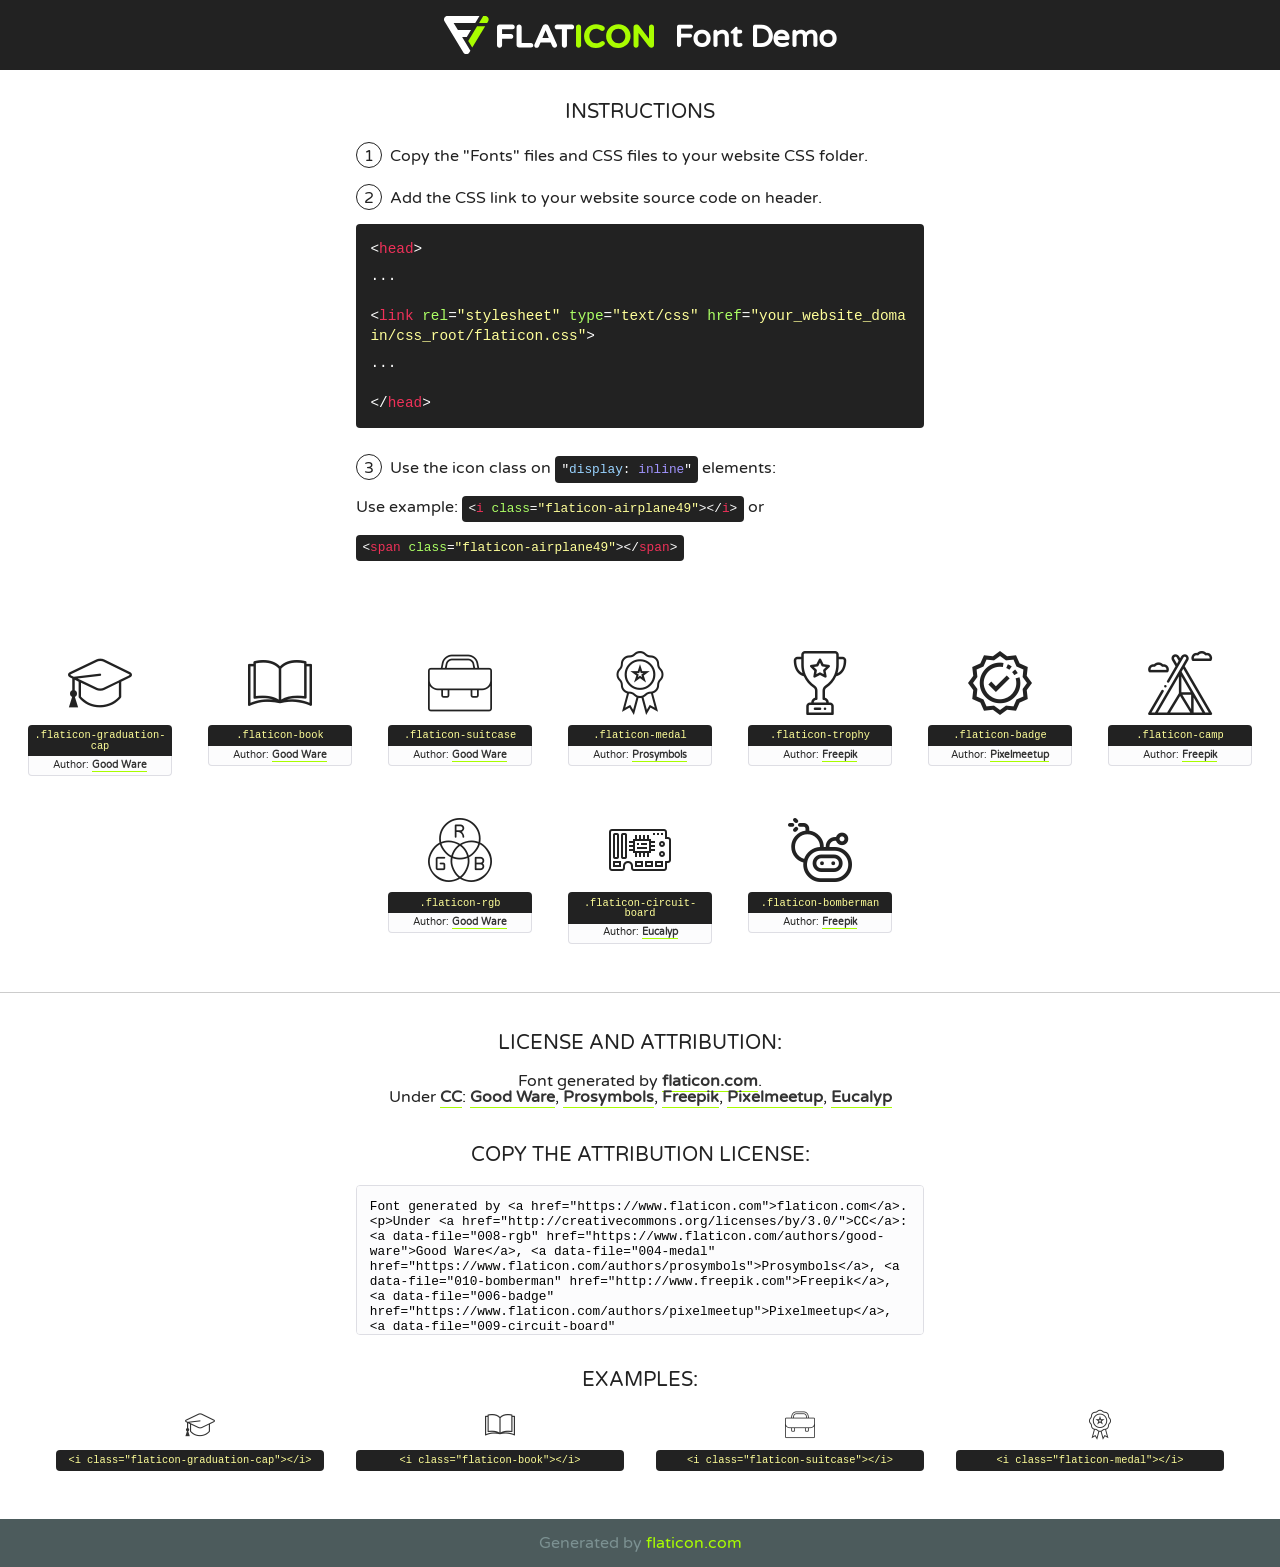
<file: fonts/flaticon/font/flaticon.html>
<!DOCTYPE html>
<!--
  Flaticon icon font: Flaticon
  Creation date: 12/07/2020 17:37
-->
<html>
<!DOCTYPE html>
<html>

<head>
    <title>Flaticon WebFont</title>
    <link href="http://fonts.googleapis.com/css?family=Varela+Round" rel="stylesheet" type="text/css" />
    <link rel="stylesheet" type="text/css" href="flaticon.css">
    <meta charset="UTF-8">
    <style>
    html, body, div, span, applet, object, iframe,
    h1, h2, h3, h4, h5, h6, p, blockquote, pre,
    a, abbr, acronym, address, big, cite, code,
    del, dfn, em, img, ins, kbd, q, s, samp,
    small, strike, strong, sub, sup, tt, var,
    b, u, i, center,
    dl, dt, dd, ol, ul, li,
    fieldset, form, label, legend,
    table, caption, tbody, tfoot, thead, tr, th, td,
    article, aside, canvas, details, embed, 
    figure, figcaption, footer, header, hgroup, 
    menu, nav, output, ruby, section, summary,
    time, mark, audio, video {
        margin: 0;
        padding: 0;
        border: 0;
        font-size: 100%;
        font: inherit;
        vertical-align: baseline;
    }
    /* HTML5 display-role reset for older browsers */
    article, aside, details, figcaption, figure, 
    footer, header, hgroup, menu, nav, section {
        display: block;
    }
    body {
        line-height: 1;
    }
    ol, ul {
        list-style: none;
    }
    blockquote, q {
        quotes: none;
    }
    blockquote:before, blockquote:after,
    q:before, q:after {
        content: '';
        content: none;
    }
    table {
        border-collapse: collapse;
        border-spacing: 0;
    }
    body {
        font-family: 'Varela Round', Helvetica, Arial, sans-serif;
        font-size: 16px;
        color: #222;
    }
    a {
        color: #333;
        border-bottom: 1px solid #a9fd00;
        font-weight: bold;
        text-decoration: none;
    }
    * {
        -moz-box-sizing: border-box;
        -webkit-box-sizing: border-box;
        box-sizing: border-box;
        margin: 0;
        padding: 0;
    }
    [class^="flaticon-"]:before, [class*=" flaticon-"]:before, [class^="flaticon-"]:after, [class*=" flaticon-"]:after {
        font-family: Flaticon;
        font-size: 30px;
        font-style: normal;
        margin-left: 20px;
        color: #333;
    }
    .wrapper {
        max-width: 600px;
        margin: auto;
        padding: 0 1em;
    }
    .title {
        font-size: 1.25em;
        text-align: center;
        margin-bottom: 1em;
        text-transform: uppercase;
    }
    header {
        text-align: center;
        background-color: #222;
        color: #fff;
        padding: 1em;
    }
    header .logo {
        width: 210px;
        height: 38px;
        display: inline-block;
        vertical-align: middle;
        margin-right: 1em;
        border: none;
    }
    header strong {
        font-size: 1.95em;
        font-weight: bold;
        vertical-align: middle;
        margin-top: 5px;
        display: inline-block;
    }
    .demo {
        margin: 2em auto;
        line-height: 1.25em;
    }
    .demo ul li {
        margin-bottom: 1em;
    }
    .demo ul li .num {
        color: #222;
        border-radius: 20px;
        display: inline-block;
        width: 26px;
        padding: 3px;
        height: 26px;
        text-align: center;
        margin-right: 0.5em;
        border: 1px solid #222;
    }
    .demo ul li code {
        background-color: #222;
        border-radius: 4px;
        padding: 0.25em 0.5em;
        display: inline-block;
        color: #fff;
        font-family: Consolas,Monaco,Lucida Console,Liberation Mono,DejaVu Sans Mono,Bitstream Vera Sans Mono,Courier New, monospace;
        font-weight: lighter;
        margin-top: 1em;
        font-size: 0.8em;
        word-break: break-all;
    }
    .demo ul li code.big {
        padding: 1em;
        font-size: 0.9em;
    }
    .demo ul li code .red {
        color: #EF3159;
    }
    .demo ul li code .green {
        color: #ACFF65;
    }
    .demo ul li code .yellow {
        color: #FFFF99;
    }
    .demo ul li code .blue {
        color: #99D3FF;
    }
    .demo ul li code .purple {
        color: #A295FF;
    }
    .demo ul li code .dots {
        margin-top: 0.5em;
        display: block;
    }
    #glyphs {
        border-bottom: 1px solid #ccc;
        padding: 2em 0;
        text-align: center;
    }
    .glyph {
        display: inline-block;
        width: 9em;
        margin: 1em;
        text-align: center;
        vertical-align: top;
        background: #FFF;
    }
    .glyph .glyph-icon {
        padding: 10px;
        display: block;
        font-family:"Flaticon";
        font-size: 64px;
        line-height: 1;
    }
    .glyph .glyph-icon:before {
        font-size: 64px;
        color: #222;
        margin-left: 0;
    }
    .class-name {
        font-size: 0.65em;
        background-color: #222;
        color: #fff;
        border-radius: 4px 4px 0 0;
        padding: 0.5em;
        color: #FFFF99;
        font-family: Consolas,Monaco,Lucida Console,Liberation Mono,DejaVu Sans Mono,Bitstream Vera Sans Mono,Courier New, monospace;
    }
    .author-name {
        font-size: 0.6em;
        background-color: #fcfcfd;
        border: 1px solid #DEDEE4;
        border-top: 0;
        border-radius: 0 0 4px 4px;
        padding: 0.5em;
    }
    .class-name:last-child {
        font-size: 10px;
        color:#888;
    }
    .class-name:last-child a {
        font-size: 10px;
        color:#555;
    }
    .class-name:last-child a:hover {
        color:#a9fd00;
    }
    .glyph > input {
        display: block;
        width: 100px;
        margin: 5px auto;
        text-align: center;
        font-size: 12px;
        cursor: text;
    }
    .glyph > input.icon-input {
        font-family:"Flaticon";
        font-size: 16px;
        margin-bottom: 10px;
    }
    .attribution .title {
        margin-top: 2em;
    }
    .attribution textarea {
        background-color: #fcfcfd;
        padding: 1em;
        border: none;
        box-shadow: none;
        border: 1px solid #DEDEE4;
        border-radius: 4px;
        resize: none;
        width: 100%;
        height: 150px;
        font-size: 0.8em;
        font-family: Consolas,Monaco,Lucida Console,Liberation Mono,DejaVu Sans Mono,Bitstream Vera Sans Mono,Courier New, monospace;
        -webkit-appearance: none;
    }
    .iconsuse {
        margin: 2em auto;
        text-align: center;
        max-width: 1200px;
    }
    .iconsuse:after {
        content: '';
        display: table;
        clear: both;
    }
    .iconsuse .image {
        float: left;
        width: 25%;
        padding: 0 1em;
    }
    .iconsuse .image p {
        margin-bottom: 1em;
    }
    .iconsuse .image span {
        display: block;
        font-size: 0.65em;
        background-color: #222;
        color: #fff;
        border-radius: 4px;
        padding: 0.5em;
        color: #FFFF99;
        margin-top: 1em;
        font-family: Consolas,Monaco,Lucida Console,Liberation Mono,DejaVu Sans Mono,Bitstream Vera Sans Mono,Courier New, monospace;
    }
    #footer {
        text-align: center;
        background-color: #4C5B5C;
        color: #7c9192;
        padding: 1em;
    }
    #footer a {
        border: none;
        color: #a9fd00;
        font-weight: normal;
    }
    @media (max-width: 960px) {
        .iconsuse .image {
            width: 50%;
        }
    }
    @media (max-width: 560px) {
        .iconsuse .image {
            width: 100%;
        }
    }
    </style>
</head>

<body class="characters-off">

    <header>
        <a href="https://www.flaticon.com" target="_blank" class="logo">
            <svg version="1.1" xmlns="http://www.w3.org/2000/svg" xmlns:xlink="http://www.w3.org/1999/xlink" xmlns:a="http://ns.adobe.com/AdobeSVGViewerExtensions/3.0/" viewBox="0 0 560.875 102.036" enable-background="new 0 0 560.875 102.036" xml:space="preserve">
                <defs>
                </defs>
                <g>
                    <g class="letters">
                        <path fill="#ffffff" d="M141.596,29.675c0-3.777,2.985-6.767,6.764-6.767h34.438c3.426,0,6.15,2.728,6.15,6.15
                        c0,3.43-2.724,6.149-6.15,6.149h-27.674v13.091h23.719c3.429,0,6.151,2.724,6.151,6.15c0,3.43-2.723,6.149-6.151,6.149h-23.719
                        v17.574c0,3.773-2.986,6.761-6.764,6.761c-3.779,0-6.764-2.989-6.764-6.761V29.675z"></path>
                        <path fill="#ffffff" d="M193.844,29.149c0-3.781,2.985-6.767,6.764-6.767c3.776,0,6.763,2.985,6.763,6.767v42.957h25.039
                        c3.426,0,6.149,2.726,6.149,6.153c0,3.425-2.723,6.15-6.149,6.15h-31.802c-3.779,0-6.764-2.986-6.764-6.768V29.149z"></path>
                        <path fill="#ffffff" d="M241.891,75.71l21.438-48.407c1.492-3.341,4.215-5.357,7.906-5.357h0.792
                        c3.686,0,6.323,2.017,7.815,5.357l21.439,48.407c0.436,0.967,0.701,1.845,0.701,2.723c0,3.602-2.809,6.501-6.414,6.501
                        c-3.161,0-5.269-1.845-6.499-4.655l-4.132-9.661h-27.059l-4.301,10.102c-1.144,2.631-3.426,4.214-6.237,4.214
                        c-3.517,0-6.24-2.81-6.24-6.325C241.1,77.64,241.451,76.677,241.891,75.71z M279.932,58.666l-8.521-20.297l-8.526,20.297H279.932
                        z"></path>
                        <path fill="#ffffff" d="M314.864,35.387H301.86c-3.429,0-6.239-2.813-6.239-6.238c0-3.429,2.811-6.24,6.239-6.24h39.533
                        c3.426,0,6.237,2.811,6.237,6.24c0,3.425-2.811,6.238-6.237,6.238h-13.001v42.785c0,3.773-2.99,6.761-6.764,6.761
                        c-3.779,0-6.764-2.989-6.764-6.761V35.387z"></path>
                        <path fill="#A9FD00" d="M352.615,29.149c0-3.781,2.985-6.767,6.767-6.767c3.774,0,6.761,2.985,6.761,6.767v49.024
                        c0,3.773-2.987,6.761-6.761,6.761c-3.781,0-6.767-2.989-6.767-6.761V29.149z"></path>
                        <path fill="#A9FD00" d="M374.132,53.836v-0.179c0-17.481,13.178-31.801,32.065-31.801c9.22,0,15.459,2.458,20.557,6.238
                        c1.402,1.054,2.637,2.985,2.637,5.357c0,3.692-2.985,6.59-6.681,6.59c-1.845,0-3.071-0.702-4.044-1.319
                        c-3.776-2.813-7.729-4.393-12.562-4.393c-10.364,0-17.831,8.611-17.831,19.154v0.173c0,10.542,7.291,19.329,17.831,19.329
                        c5.715,0,9.492-1.756,13.359-4.834c1.049-0.874,2.458-1.491,4.039-1.491c3.429,0,6.325,2.813,6.325,6.236
                        c0,2.106-1.056,3.78-2.282,4.834c-5.539,4.834-12.036,7.733-21.878,7.733C387.572,85.464,374.132,71.493,374.132,53.836z"></path>
                        <path fill="#A9FD00" d="M433.009,53.836v-0.179c0-17.481,13.79-31.801,32.766-31.801c18.981,0,32.592,14.143,32.592,31.628v0.173
                        c0,17.483-13.785,31.807-32.769,31.807C446.625,85.464,433.009,71.32,433.009,53.836z M484.224,53.836v-0.179
                        c0-10.539-7.725-19.326-18.626-19.326c-10.893,0-18.449,8.611-18.449,19.154v0.173c0,10.542,7.73,19.329,18.626,19.329
                        C476.676,72.986,484.224,64.378,484.224,53.836z"></path>
                        <path fill="#A9FD00" d="M506.233,29.321c0-3.774,2.99-6.763,6.767-6.763h1.401c3.252,0,5.183,1.583,7.029,3.953l26.093,34.265
                        V29.059c0-3.692,2.99-6.677,6.681-6.677c3.683,0,6.671,2.985,6.671,6.677v48.934c0,3.78-2.987,6.765-6.764,6.765h-0.436
                        c-3.257,0-5.188-1.581-7.034-3.953l-27.056-35.492v32.944c0,3.687-2.985,6.676-6.678,6.676c-3.683,0-6.673-2.989-6.673-6.676
                        V29.321z"></path>
                    </g>
                    <g class="insignia">
                        <path fill="#ffffff" d="M48.372,56.137h12.517l11.156-18.537H37.186L25.688,18.539h57.825L94.668,0H9.271
                        C5.925,0,2.842,1.801,1.198,4.716c-1.644,2.907-1.593,6.482,0.134,9.343l50.38,83.501c1.678,2.781,4.689,4.476,7.938,4.476
                        c3.246,0,6.257-1.695,7.935-4.476l2.898-4.804L48.372,56.137z"></path>
                        <g class="i">
                            <path fill="#A9FD00" d="M93.575,18.539h0.031v0.004l21.652,0.004l2.705-4.488c1.727-2.861,1.778-6.436,0.133-9.343
                            C116.454,1.801,113.371,0,110.026,0h-5.294L93.575,18.539z"></path>
                            <polygon fill="#A9FD00" points="88.291,27.356 64.725,66.486 75.519,84.404 109.942,27.356"></polygon>
                        </g>
                    </g>
                </g>
            </svg>
        </a>
        <strong>Font Demo</strong>
    </header>


    <section class="demo wrapper">

        <p class="title">Instructions</p>

        <ul>
            <li>
                <span class="num">1</span>Copy the "Fonts" files and CSS files to your website CSS folder.
            </li>
            <li>
                <span class="num">2</span>Add the CSS link to your website source code on header.
                <code class="big">
                    &lt;<span class="red">head</span>&gt;
                    <br/><span class="dots">...</span>
                    <br/>&lt;<span class="red">link</span> <span class="green">rel</span>=<span class="yellow">"stylesheet"</span> <span class="green">type</span>=<span class="yellow">"text/css"</span> <span class="green">href</span>=<span class="yellow">"your_website_domain/css_root/flaticon.css"</span>&gt;
                    <br/><span class="dots">...</span>
                    <br/>&lt;/<span class="red">head</span>&gt;
                </code>
            </li>

            <li>
                <p>
                    <span class="num">3</span>Use the icon class on <code>"<span class="blue">display</span>:<span class="purple"> inline</span>"</code> elements:
                    <br />
                    Use example: <code>&lt;<span class="red">i</span> <span class="green">class</span>=<span class="yellow">&quot;flaticon-airplane49&quot;</span>&gt;&lt;/<span class="red">i</span>&gt;</code> or <code>&lt;<span class="red">span</span> <span class="green">class</span>=<span class="yellow">&quot;flaticon-airplane49&quot;</span>&gt;&lt;/<span class="red">span</span>&gt;</code>
            </li>
        </ul>

    </section>




   <section id="glyphs">          
    
      
        <div class="glyph"><div class="glyph-icon flaticon-graduation-cap"></div>
            <div class="class-name">.flaticon-graduation-cap</div>
            <div class="author-name">Author: <a data-file="001-graduation-cap" href="https://www.flaticon.com/authors/good-ware">Good Ware</a> </div> 
        </div>        
        
        <div class="glyph"><div class="glyph-icon flaticon-book"></div>
            <div class="class-name">.flaticon-book</div>
            <div class="author-name">Author: <a data-file="002-book" href="https://www.flaticon.com/authors/good-ware">Good Ware</a> </div> 
        </div>        
        
        <div class="glyph"><div class="glyph-icon flaticon-suitcase"></div>
            <div class="class-name">.flaticon-suitcase</div>
            <div class="author-name">Author: <a data-file="003-suitcase" href="https://www.flaticon.com/authors/good-ware">Good Ware</a> </div> 
        </div>        
        
        <div class="glyph"><div class="glyph-icon flaticon-medal"></div>
            <div class="class-name">.flaticon-medal</div>
            <div class="author-name">Author: <a data-file="004-medal" href="https://www.flaticon.com/authors/prosymbols">Prosymbols</a> </div> 
        </div>        
        
        <div class="glyph"><div class="glyph-icon flaticon-trophy"></div>
            <div class="class-name">.flaticon-trophy</div>
            <div class="author-name">Author: <a data-file="005-trophy" href="http://www.freepik.com">Freepik</a> </div> 
        </div>        
        
        <div class="glyph"><div class="glyph-icon flaticon-badge"></div>
            <div class="class-name">.flaticon-badge</div>
            <div class="author-name">Author: <a data-file="006-badge" href="https://www.flaticon.com/authors/pixelmeetup">Pixelmeetup</a> </div> 
        </div>        
        
        <div class="glyph"><div class="glyph-icon flaticon-camp"></div>
            <div class="class-name">.flaticon-camp</div>
            <div class="author-name">Author: <a data-file="007-camp" href="http://www.freepik.com">Freepik</a> </div> 
        </div>        
        
        <div class="glyph"><div class="glyph-icon flaticon-rgb"></div>
            <div class="class-name">.flaticon-rgb</div>
            <div class="author-name">Author: <a data-file="008-rgb" href="https://www.flaticon.com/authors/good-ware">Good Ware</a> </div> 
        </div>        
        
        <div class="glyph"><div class="glyph-icon flaticon-circuit-board"></div>
            <div class="class-name">.flaticon-circuit-board</div>
            <div class="author-name">Author: <a data-file="009-circuit-board" href="https://www.flaticon.com/authors/eucalyp">Eucalyp</a> </div> 
        </div>        
        
        <div class="glyph"><div class="glyph-icon flaticon-bomberman"></div>
            <div class="class-name">.flaticon-bomberman</div>
            <div class="author-name">Author: <a data-file="010-bomberman" href="http://www.freepik.com">Freepik</a> </div> 
        </div>        
        

    </section>



    <section class="attribution wrapper"   style="text-align:center;">

      <div class="title">License and attribution:</div><div class="attrDiv">Font generated by <a href="https://www.flaticon.com">flaticon.com</a>. <div><p>Under <a href="http://creativecommons.org/licenses/by/3.0/">CC</a>: <a data-file="008-rgb" href="https://www.flaticon.com/authors/good-ware">Good Ware</a>, <a data-file="004-medal" href="https://www.flaticon.com/authors/prosymbols">Prosymbols</a>, <a data-file="010-bomberman" href="http://www.freepik.com">Freepik</a>, <a data-file="006-badge" href="https://www.flaticon.com/authors/pixelmeetup">Pixelmeetup</a>, <a data-file="009-circuit-board" href="https://www.flaticon.com/authors/eucalyp">Eucalyp</a></p>  </div>
      </div>
      <div class="title">Copy the Attribution License:</div>

    <textarea onclick="this.focus();this.select();">Font generated by &lt;a href=&quot;https://www.flaticon.com&quot;&gt;flaticon.com&lt;/a&gt;. <p>Under <a href="http://creativecommons.org/licenses/by/3.0/">CC</a>: <a data-file="008-rgb" href="https://www.flaticon.com/authors/good-ware">Good Ware</a>, <a data-file="004-medal" href="https://www.flaticon.com/authors/prosymbols">Prosymbols</a>, <a data-file="010-bomberman" href="http://www.freepik.com">Freepik</a>, <a data-file="006-badge" href="https://www.flaticon.com/authors/pixelmeetup">Pixelmeetup</a>, <a data-file="009-circuit-board" href="https://www.flaticon.com/authors/eucalyp">Eucalyp</a></p>  
     </textarea>

    </section>

    <section class="iconsuse">

          <div class="title">Examples:</div>            
             
            <div class="image">
                <p>
                    <i class="glyph-icon flaticon-graduation-cap"></i> 
                    <span>&lt;i class=&quot;flaticon-graduation-cap&quot;&gt;&lt;/i&gt;</span>
                </p>
            </div>
            
            <div class="image">
                <p>
                    <i class="glyph-icon flaticon-book"></i> 
                    <span>&lt;i class=&quot;flaticon-book&quot;&gt;&lt;/i&gt;</span>
                </p>
            </div>
            
            <div class="image">
                <p>
                    <i class="glyph-icon flaticon-suitcase"></i> 
                    <span>&lt;i class=&quot;flaticon-suitcase&quot;&gt;&lt;/i&gt;</span>
                </p>
            </div>
            
            <div class="image">
                <p>
                    <i class="glyph-icon flaticon-medal"></i> 
                    <span>&lt;i class=&quot;flaticon-medal&quot;&gt;&lt;/i&gt;</span>
                </p>
            </div>
                       
        </div>
                            
    </section>

<div id="footer">
    <div>Generated by <a href="https://www.flaticon.com">flaticon.com</a>
    </div>
</div>



</body>
</html>
</file>
<file: css/site.css>
/* Rakshana Jayaprakash - personal site. Mobile-first, no framework. */

:root {
  --bg: #fffaf8;
  --surface: #ffffff;
  --text: #2a2327;
  --muted: #6d6168;
  --line: #eadfe0;
  --accent: #d6336c;
  --accent-soft: #fde8ef;
  --accent-text: #b02558;
  --radius: 14px;
  --maxw: 1040px;
  --font: "Inter", system-ui, -apple-system, "Segoe UI", Roboto, sans-serif;
  --font-display: "Fraunces", Georgia, "Times New Roman", serif;
}

@media (prefers-color-scheme: dark) {
  :root:not([data-theme="light"]) {
    --bg: #17121a;
    --surface: #211a25;
    --text: #f2eaee;
    --muted: #b5a6ae;
    --line: #342a39;
    --accent: #f06595;
    --accent-soft: #3a1f2d;
    --accent-text: #f78fb3;
  }
}
:root[data-theme="dark"] {
  --bg: #17121a;
  --surface: #211a25;
  --text: #f2eaee;
  --muted: #b5a6ae;
  --line: #342a39;
  --accent: #f06595;
  --accent-soft: #3a1f2d;
  --accent-text: #f78fb3;
}

/* Palette previews: add ?palette=blue or ?palette=teal to the URL */
:root[data-palette="blue"] { --bg:#f8f9ff; --line:#dfe3f5; --accent:#3b5bdb; --accent-soft:#e7ecff; --accent-text:#2f4ac0; }
:root[data-palette="teal"] { --bg:#f6fdfc; --line:#d5ebe8; --accent:#0c8f84; --accent-soft:#def5f2; --accent-text:#0a6f66; }
@media (prefers-color-scheme: dark) {
  :root[data-palette="blue"]:not([data-theme="light"]) { --bg:#12141f; --surface:#1b1e2d; --line:#2b3050; --text:#eceefa; --muted:#a9aed0; --accent:#7c93ff; --accent-soft:#232a52; --accent-text:#9fb0ff; }
  :root[data-palette="teal"]:not([data-theme="light"]) { --bg:#101a1a; --surface:#172424; --line:#26403f; --text:#e8f4f2; --muted:#a3bfbc; --accent:#3dd6c6; --accent-soft:#1b3a37; --accent-text:#6fe3d6; }
}

*, *::before, *::after { box-sizing: border-box; }
html { scroll-behavior: smooth; scroll-padding-top: 72px; -webkit-text-size-adjust: 100%; }
body {
  margin: 0;
  background: var(--bg);
  color: var(--text);
  font: 400 1rem/1.65 var(--font);
  -webkit-font-smoothing: antialiased;
}
img { max-width: 100%; display: block; }
a { color: var(--accent-text); text-underline-offset: 3px; }
a:hover { color: var(--accent); }
:focus-visible { outline: 2px solid var(--accent); outline-offset: 3px; border-radius: 4px; }

.wrap { width: min(100% - 2rem, var(--maxw)); margin-inline: auto; }
section { padding: clamp(3rem, 8vw, 5.5rem) 0; }
h1, h2, h3 { line-height: 1.2; margin: 0; }
h2.section-title {
  font-family: var(--font-display);
  font-weight: 600;
  font-size: clamp(1.6rem, 4vw, 2.1rem);
  margin-bottom: 2rem;
}
.eyebrow {
  font-size: 0.85rem; font-weight: 600; letter-spacing: 0.08em;
  text-transform: uppercase; color: var(--accent-text); margin: 0 0 0.75rem;
}
.muted { color: var(--muted); }

/* Background stars */
#stars { position: fixed; inset: 0; width: 100%; height: 100%; z-index: -1; pointer-events: none; }

/* Header */
.site-header {
  position: sticky; top: 0; z-index: 10;
  background: color-mix(in srgb, var(--bg) 88%, transparent);
  backdrop-filter: blur(10px);
  border-bottom: 1px solid var(--line);
}
.site-header .wrap { display: flex; align-items: center; justify-content: space-between; min-height: 60px; }
.brand { font-family: var(--font-display); font-weight: 600; font-size: 1.15rem; color: var(--text); text-decoration: none; }
.nav { display: flex; align-items: center; gap: 0.25rem; }
.nav a { color: var(--muted); text-decoration: none; padding: 0.5rem 0.75rem; border-radius: 8px; font-size: 0.95rem; }
.nav a:hover, .nav a[aria-current="true"] { color: var(--text); background: var(--accent-soft); }
.nav-toggle {
  display: none; background: none; border: 1px solid var(--line); color: var(--text);
  border-radius: 8px; padding: 0.4rem 0.8rem; font: inherit; cursor: pointer;
}
@media (max-width: 720px) {
  .nav-toggle { display: inline-block; }
  .nav {
    display: none; position: absolute; left: 0; right: 0; top: 100%;
    flex-direction: column; align-items: stretch; padding: 0.5rem 1rem 1rem;
    background: var(--bg); border-bottom: 1px solid var(--line);
  }
  .nav.open { display: flex; }
  .nav a { padding: 0.75rem; }
}

/* Hero */
.hero { position: relative; overflow: hidden; padding-top: clamp(3rem, 9vw, 6rem); }
.hero::before, .hero::after {
  content: ""; position: absolute; z-index: -1; border-radius: 50%; filter: blur(70px); opacity: 0.55;
}
.hero::before { width: 380px; height: 380px; background: var(--accent-soft); top: -120px; right: -80px; }
.hero::after { width: 260px; height: 260px; background: color-mix(in srgb, var(--accent) 22%, transparent); bottom: -80px; left: -60px; }
.hero-grid { display: grid; gap: 2.5rem; align-items: center; }
@media (min-width: 800px) { .hero-grid { grid-template-columns: 1.4fr 1fr; } }
.hero h1 { font-family: var(--font-display); font-weight: 600; font-size: clamp(2.4rem, 7vw, 4rem); letter-spacing: -0.01em; }
.hero .lead { font-size: clamp(1.05rem, 2.4vw, 1.25rem); color: var(--muted); max-width: 34rem; margin: 1rem 0 0; }
.location { display: flex; align-items: center; gap: 0.5rem; margin: 1.25rem 0 0; padding: 0; background: none; border: 0; font: inherit; font-size: 0.95rem; color: var(--muted); cursor: pointer; }
.location:hover { color: var(--text); }
.location svg { color: var(--accent-text); flex: none; }
.says { margin: 0.75rem 0 0; padding: 1rem 1.1rem; max-width: 34rem; background: var(--surface); border: 1px solid var(--line); border-left: 4px solid var(--accent); border-radius: var(--radius); }
.says-label { font-size: 0.78rem; font-weight: 600; letter-spacing: 0.06em; text-transform: uppercase; color: var(--muted); }
.says-quote { margin: 0.4rem 0 0.7rem; min-height: 3.4em; font-size: 1.05rem; }
.says-quote .rot { border-right: 0.08em solid var(--accent); padding-right: 2px; }
.preview { display: inline-flex; align-items: center; gap: 0.75rem; padding: 0.6rem 0.9rem; max-width: 100%; text-decoration: none; color: var(--text); background: var(--bg); border: 1px solid var(--line); border-radius: 12px; transition: border-color 0.2s, transform 0.2s; }
.preview:hover { border-color: var(--accent); transform: translateY(-2px); color: var(--text); }
.preview-icon { flex: none; width: 34px; height: 34px; display: grid; place-items: center; border-radius: 8px; background: var(--accent-soft); color: var(--accent-text); font-weight: 700; }
.preview-text { display: flex; flex-direction: column; min-width: 0; line-height: 1.3; }
.preview-text strong { font-size: 0.92rem; font-weight: 600; }
.preview-text span { font-size: 0.8rem; color: var(--muted); overflow: hidden; text-overflow: ellipsis; white-space: nowrap; }
.preview-arrow { color: var(--muted); }
.hero-cta { display: flex; flex-wrap: wrap; gap: 0.75rem; margin-top: 1.75rem; }
.btn {
  display: inline-flex; align-items: center; gap: 0.5rem; padding: 0.7rem 1.2rem; border-radius: 999px;
  font-weight: 600; font-size: 0.95rem; text-decoration: none; border: 1px solid transparent; cursor: pointer;
}
.btn-primary { background: var(--accent); color: #fff; }
.btn-primary:hover { background: var(--accent-text); color: #fff; }
.btn-ghost { background: transparent; color: var(--text); border-color: var(--line); }
.btn-ghost:hover { border-color: var(--accent); color: var(--accent-text); }
.portrait { width: min(100%, 320px); aspect-ratio: 1; margin-inline: auto; position: relative; padding: 0; background: none; border: 0; cursor: pointer; display: block; }
.portrait img {
  width: 100%; height: 100%; object-fit: cover; object-position: center 20%;
  border-radius: 38% 62% 55% 45% / 45% 40% 60% 55%;
  border: 4px solid var(--surface); box-shadow: 0 12px 40px color-mix(in srgb, var(--accent) 22%, transparent);
}
@media (max-width: 799px) { .portrait { width: 220px; order: -1; margin-inline: 0; } }

/* About */
.about-grid { display: grid; gap: 2rem; }
@media (min-width: 800px) { .about-grid { grid-template-columns: 1.6fr 1fr; gap: 3.5rem; } }
.about-grid p { margin: 0 0 1rem; max-width: 40rem; }
.facts { list-style: none; padding: 0; margin: 0; background: var(--surface); border: 1px solid var(--line); border-radius: var(--radius); }
.facts li { display: flex; flex-direction: column; padding: 0.9rem 1.1rem; }
.facts li + li { border-top: 1px solid var(--line); }
.facts span:first-child { font-size: 0.8rem; color: var(--muted); text-transform: uppercase; letter-spacing: 0.06em; }
.facts a, .facts span:last-child { overflow-wrap: anywhere; }

/* Experience timeline */
.timeline { list-style: none; margin: 0; padding: 0; border-left: 2px solid var(--line); }
.timeline > li { position: relative; padding: 0 0 2.25rem 1.5rem; }
.timeline > li::before {
  content: ""; position: absolute; left: -7px; top: 0.45rem; width: 12px; height: 12px;
  border-radius: 50%; background: var(--accent); border: 2px solid var(--bg);
}
.timeline h3 { font-size: 1.1rem; font-weight: 600; }
.timeline .where { color: var(--muted); font-size: 0.95rem; margin: 0.15rem 0 0.5rem; }
.timeline .when { font-size: 0.85rem; font-weight: 600; color: var(--accent-text); margin: 0.75rem 0 0.25rem; }
.timeline ul { margin: 0.25rem 0 0; padding-left: 1.1rem; }
.timeline ul li { margin-bottom: 0.4rem; }
.timeline .tags { margin-top: 0.75rem; padding-left: 0; }
.timeline > li > p:not(.where):not(.when) + p:not(.where):not(.when) { margin-top: 0.6rem; }
.timeline p:not(.where):not(.when) { margin: 0; max-width: 42rem; }
.subhead { font-size: 1.15rem; font-weight: 600; margin: 3rem 0 1.25rem; }

/* Projects */
.cards { display: grid; gap: 1.25rem; grid-template-columns: repeat(auto-fill, minmax(min(100%, 290px), 1fr)); }
.card {
  display: flex; flex-direction: column; gap: 0.6rem; padding: 1.4rem; text-decoration: none; color: var(--text);
  background: var(--surface); border: 1px solid var(--line); border-radius: var(--radius);
  transition: transform 0.2s, border-color 0.2s, box-shadow 0.2s;
}
a.card:hover { transform: translateY(-3px); border-color: var(--accent); box-shadow: 0 10px 30px color-mix(in srgb, var(--accent) 16%, transparent); color: var(--text); }
.card.featured { grid-column: 1 / -1; }
@media (min-width: 800px) { .card.featured { grid-column: span 2; } }
.card .logo { width: 40px; height: 40px; object-fit: contain; }
.card h3 { font-size: 1.1rem; font-weight: 600; }
.card p { margin: 0; font-size: 0.95rem; color: var(--muted); }
.tags { display: flex; flex-wrap: wrap; gap: 0.4rem; list-style: none; margin: auto 0 0; padding: 0.4rem 0 0; }
.tags li { font-size: 0.78rem; font-weight: 500; padding: 0.2rem 0.6rem; border-radius: 999px; background: var(--accent-soft); color: var(--accent-text); }

/* Skills, awards */
.chips { display: flex; flex-wrap: wrap; gap: 0.5rem; list-style: none; padding: 0; margin: 0; }
.chips li { padding: 0.4rem 0.9rem; border: 1px solid var(--line); border-radius: 999px; background: var(--surface); font-size: 0.92rem; }
.icons { list-style: none; padding: 0; margin: 0 0 1.75rem; display: grid; gap: 0.75rem; grid-template-columns: repeat(auto-fill, minmax(92px, 1fr)); }
.icons li {
  display: flex; flex-direction: column; align-items: center; gap: 0.5rem; padding: 1rem 0.5rem;
  background: var(--surface); border: 1px solid var(--line); border-radius: var(--radius);
  transition: transform 0.2s, border-color 0.2s;
}
.icons li:hover { transform: translateY(-3px); border-color: var(--accent); }
.icons img { width: 44px; height: 44px; object-fit: contain; }
.icons span { font-size: 0.82rem; color: var(--muted); }
.also { margin: 0 0 0.75rem; font-size: 0.9rem; }
.two-col { display: grid; gap: 2.5rem; }
@media (min-width: 800px) { .two-col { grid-template-columns: 1fr 1fr; gap: 3.5rem; } }
.entry { margin-bottom: 1.5rem; }
.entry h3 { font-size: 1.05rem; font-weight: 600; }
.entry p { margin: 0.15rem 0 0; color: var(--muted); font-size: 0.95rem; }

/* Contact + footer */
.contact { text-align: center; background: var(--accent-soft); border-radius: var(--radius); padding: clamp(2rem, 6vw, 3.5rem) 1.5rem; }
.contact h2 { font-family: var(--font-display); font-weight: 600; font-size: clamp(1.6rem, 4vw, 2.1rem); margin-bottom: 0.75rem; }
.contact p { max-width: 32rem; margin: 0 auto 1.5rem; color: var(--muted); }
.socials { display: flex; justify-content: center; gap: 0.75rem; flex-wrap: wrap; }
.site-footer { padding: 2rem 0 3rem; text-align: center; font-size: 0.9rem; color: var(--muted); }


/* Right-now strip */
.now { list-style: none; margin: 2.5rem 0 0; padding: 0; display: grid; gap: 0.75rem; grid-template-columns: repeat(auto-fit, minmax(210px, 1fr)); }
.now li { padding: 0.9rem 1.1rem; background: var(--surface); border: 1px solid var(--line); border-radius: var(--radius); display: flex; align-items: center; gap: 0.8rem; }
.now svg { flex: none; width: 36px; height: 36px; padding: 8px; border-radius: 10px; background: var(--accent-soft); color: var(--accent-text); }
.sr { position: absolute; width: 1px; height: 1px; overflow: hidden; clip: rect(0 0 0 0); white-space: nowrap; }
.now strong { font-weight: 600; font-size: 0.97rem; }

/* Paper */
.paper { display: block; padding: clamp(1.25rem, 4vw, 2rem); text-decoration: none; color: var(--text); background: var(--surface); border: 1px solid var(--line); border-left: 4px solid var(--accent); border-radius: var(--radius); transition: transform 0.2s, box-shadow 0.2s; }
.paper:hover { transform: translateY(-3px); box-shadow: 0 10px 30px color-mix(in srgb, var(--accent) 16%, transparent); color: var(--text); }
.paper + .paper { margin-top: 1rem; }
.paper-venue { margin: 0 0 0.6rem; font-size: 0.8rem; font-weight: 600; letter-spacing: 0.05em; text-transform: uppercase; color: var(--accent-text); }
.paper h3 { font-family: var(--font-display); font-weight: 600; font-size: clamp(1.2rem, 3vw, 1.5rem); margin-bottom: 0.75rem; }
.paper p { margin: 0 0 0.75rem; color: var(--muted); max-width: 46rem; }
.paper .paper-cta { margin: 0; color: var(--accent-text); font-weight: 600; }


/* Rubber duck + toast */
.duck { position: fixed; right: 1rem; bottom: 1rem; width: 48px; height: 48px; border-radius: 50%; border: 1px solid var(--line); background: var(--surface); font-size: 1.5rem; cursor: pointer; z-index: 20; box-shadow: 0 6px 18px rgba(0,0,0,0.15); }
.duck:hover { border-color: var(--accent); }
.toast { position: fixed; left: 50%; bottom: 5rem; transform: translate(-50%, 10px); max-width: min(92vw, 420px); padding: 0.75rem 1.1rem; background: var(--text); color: var(--bg); border-radius: 12px; font-size: 0.92rem; text-align: center; opacity: 0; pointer-events: none; z-index: 30; transition: opacity 0.25s, transform 0.25s; }
.toast.show { opacity: 1; transform: translate(-50%, 0); }
@media (prefers-reduced-motion: no-preference) {
  .duck.waddle { animation: waddle 0.6s ease; }
  @keyframes waddle { 0%,100% { transform: rotate(0); } 25% { transform: rotate(-14deg) translateY(-4px); } 75% { transform: rotate(14deg) translateY(-4px); } }
}

/* Scroll reveal (only when JS is on and motion is allowed) */
@media (prefers-reduced-motion: no-preference) {
  .js .reveal { opacity: 0; transform: translateY(14px); transition: opacity 0.6s ease, transform 0.6s ease; }
  .js .reveal.in { opacity: 1; transform: none; }
}
@media (prefers-reduced-motion: reduce) { html { scroll-behavior: auto; } }

/* Portrait swap */
.portrait img { transition: opacity 0.25s ease; }
.portrait.swapping img { opacity: 0; }

/* Mock terminal (sudo hire rakshana) */
.term { position: fixed; inset: 0; z-index: 40; display: grid; place-items: center; padding: 1rem; background: rgba(10, 8, 12, 0.6); }
.term[hidden] { display: none; }
.term-window { width: min(100%, 560px); background: #14101a; color: #e9e2ec; border: 1px solid #3a2f42; border-radius: 12px; overflow: hidden; box-shadow: 0 20px 60px rgba(0,0,0,0.5); }
.term-bar { display: flex; justify-content: space-between; align-items: center; padding: 0.5rem 0.9rem; background: #211a28; font: 0.8rem ui-monospace, SFMono-Regular, Menlo, monospace; color: #b5a6ae; }
.term-close { background: none; border: 0; color: inherit; font-size: 1.3rem; line-height: 1; cursor: pointer; }
.term-body { margin: 0; padding: 1rem; min-height: 14rem; font: 0.85rem/1.6 ui-monospace, SFMono-Regular, Menlo, monospace; white-space: pre-wrap; overflow-wrap: anywhere; }
.term-body a { color: #f78fb3; }
.term-ok { color: #7ee2a8; }
</file>
<file: css/qr.css>
@import url("https://fonts.googleapis.com/css2?family=Roboto:wght@100;300;400;500;700;900&display=swap");

* {
    --dark: #393939;
    --red: #FFAC00;
}

body {
    margin: 0;
    font-family: Roboto, Arial, Helvetica, sans-serif;
    position: relative;
}

.credit {
    position: absolute;
    top: 15px;
    right: 10px;
    border-radius: 10px;
    padding: 10px;
    background-color: rgb(248, 92, 113);
    cursor: pointer;
    z-index: 2;
    overflow: hidden;
}

.credit a {
    text-decoration: none;
    color: #eee;
    padding: 10px;
}

.credit:after {
    box-sizing: border-box;
    content: "";
    border: 8px solid;
    border-color: transparent transparent transparent #eee;
    width: 8px;
    height: 8px;
    position: absolute;
    right: 1px;
    top: 50%;
    transform: translateY(-50%);
    transition: all 0.5s;
}

.credit:hover::after {
    right: -3px;
}

.test {
    background-color: #1769ff;
    width: 100%;
    height: 100%;
    position: absolute;
    top: 0;
    left: -100%;
    transition: .5s ease-in-out;
    z-index: -1;
}

.credit:hover .test {
    left: 0;
}

.business2 {
    display: flex;
    align-items: center;
    min-height: 100vh;
    justify-content: center;
    /* background-color: #131417; */
}

.business2 .front,
.business2 .back {
    background-color: var(--dark);
    width: 280px;
    height: 550px;
    margin: 20px;
    border-radius: 25px;
    overflow: hidden;
    position: relative;
}

.business2 svg {
    width: 50px;
}

.business2 h1,
.business2 h2,
.business2 p {
    margin: 0;
    color: #eee;
}

.business2 .red {
    height: 35%;
    background-color: var(--red);
}

.business2 .head {
    display: flex;
    justify-content: center;
    padding: 25px 0;
}

.business2 .head img {
    width: 40px;
}

.business2 .head>div {
    text-align: center;
    margin: 0 10px;
    text-transform: uppercase;
}

.business2 .head>div p {
    font-size: 0.8rem;
    font-weight: 600;
}

.business2 .avatar {
    position: absolute;
    width: 50%;
    left: 50%;
    top: 100px;
    transform: translate(-50%);
    text-align: center;
}

.business2 .img {
    background-color: #bfc2c7;
    /* padding: 10px; */
    box-sizing: border-box;
    /* border-radius: 50%; */
    border: 6px solid var(--dark);
    height: 100%;
    width: 100%;
    display: flex;
    align-items: center;
    justify-content: center;
}

.business2 .img img {
    width: 100%;
    height: 80%;
    /* padding: 10px 0; */
}

.business2 .avatar p:nth-of-type(1) {
    text-transform: uppercase;
    font-weight: 900;
}

.business2 .infos {
    position: absolute;
    bottom: 5%;
    left: 5%;
}

.business2 .infos>div {
    display: flex;
    margin: 5px;
}

.business2 .infos>div svg {
    width: 25px;
    height: 25px;
    margin-right: 10px;
    background-color: var(--red);
    padding: 8px;
    border-radius: 7px;
}

.business2 .infos>div p {
    font-size: 0.8rem;
    margin: 5px 0;
    font-weight: 500;
}

/* back*/
.business2 .back .top {
    width: 100%;
    box-sizing: border-box;
    height: 70%;
    background: url("https://raw.githubusercontent.com/MohcineDev/Business-Card/main/imgs/e.webp") center;
    filter: contrast(160%);
    position: relative;
}

.business2 .back .top::after {
    content: "";
    width: 100%;
    height: 100%;
    position: absolute;
    z-index: 10;
    background: linear-gradient(rgba(71, 11, 11, 0.8), rgba(240, 8, 8, 0.5));
}

.business2 .back .top {
    position: relative;
}

.business2 .back .top div img {
    width: 40px;
    margin: 10px;
}

.business2 .back .top div {
    position: absolute;
    display: flex;
    flex-direction: column;
    align-items: center;
    top: 40%;
    left: 19%;
    z-index: 11;
    filter: contrast(80%);
    text-transform: uppercase;
}

.webicon {
    background-color: var(--dark);
    border-radius: 50%;
    width: 70%;
    padding: 20px 0;
    position: absolute;
    top: calc(70% - 40px);
    left: 15%;
    display: flex;
    align-items: center;
    justify-content: center;
}

.webicon div {
    background-color: var(--red);
    border-radius: 50%;
    padding: 5px 4px 2px 5px;
}

.business2 .back>p {
    text-align: center;
    margin-top: 30%;
    color: var(--red);
}
</file>
<file: fonts/flaticon/font/flaticon.css>
/*
  	Flaticon icon font: Flaticon
  	Creation date: 12/07/2020 17:37
  	*/

@font-face {
  font-family: "Flaticon";
  src: url("./Flaticon.eot");
  src: url("./Flaticon.eot?#iefix") format("embedded-opentype"),
       url("./Flaticon.woff2") format("woff2"),
       url("./Flaticon.woff") format("woff"),
       url("./Flaticon.ttf") format("truetype"),
       url("./Flaticon.svg#Flaticon") format("svg");
  font-weight: normal;
  font-style: normal;
}

@media screen and (-webkit-min-device-pixel-ratio:0) {
  @font-face {
    font-family: "Flaticon";
    src: url("./Flaticon.svg#Flaticon") format("svg");
  }
}

[class^="flaticon-"]:before, [class*=" flaticon-"]:before,
[class^="flaticon-"]:after, [class*=" flaticon-"]:after {   
  font-family: Flaticon;
        font-size: 20px;
font-style: normal;
margin-left: 20px;
}

.flaticon-graduation-cap:before { content: "\f100"; }
.flaticon-book:before { content: "\f101"; }
.flaticon-suitcase:before { content: "\f102"; }
.flaticon-medal:before { content: "\f103"; }
.flaticon-trophy:before { content: "\f104"; }
.flaticon-badge:before { content: "\f105"; }
.flaticon-camp:before { content: "\f106"; }
.flaticon-rgb:before { content: "\f107"; }
.flaticon-circuit-board:before { content: "\f108"; }
.flaticon-bomberman:before { content: "\f109"; }
</file>
